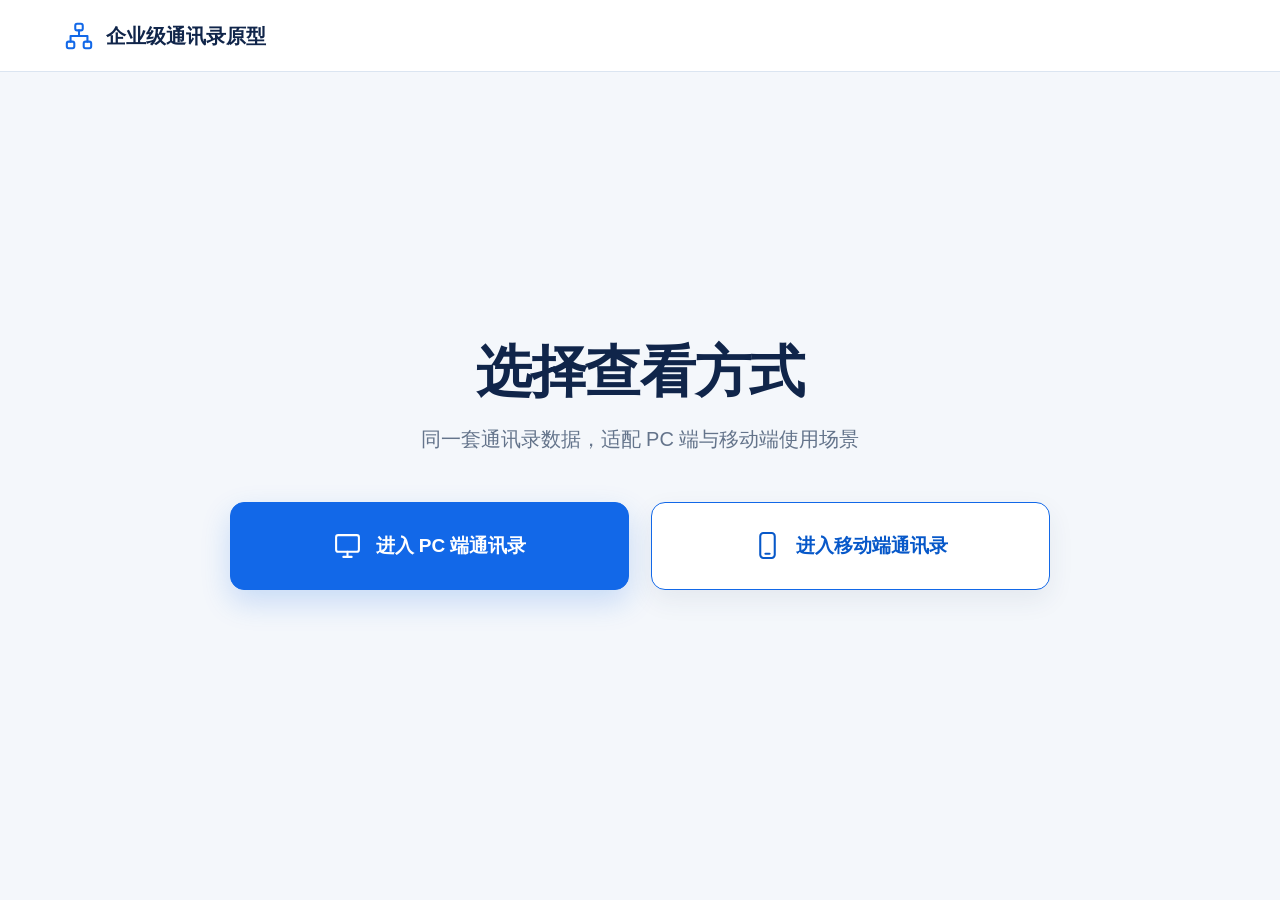
<file: index.html>
<!doctype html>
<html lang="zh-CN">
<head>
  <meta charset="UTF-8">
  <meta name="viewport" content="width=device-width, initial-scale=1.0">
  <meta name="description" content="企业级通讯录 PC 端与移动端原型统一入口">
  <meta name="theme-color" content="#ffffff">
  <title>企业级通讯录原型</title>
  <link rel="stylesheet" href="./css/prototype-entry.css">
</head>
<body>
  <header class="entry-header">
    <a class="entry-brand" href="./index.html" aria-label="企业级通讯录原型首页">
      <svg viewBox="0 0 32 32" aria-hidden="true">
        <rect x="12" y="3" width="8" height="7" rx="2"></rect>
        <rect x="3" y="22" width="8" height="7" rx="2"></rect>
        <rect x="21" y="22" width="8" height="7" rx="2"></rect>
        <path d="M16 10v6M7 22v-6h18v6"></path>
      </svg>
      <span>企业级通讯录原型</span>
    </a>
  </header>

  <main class="entry-main">
    <section class="entry-content" aria-labelledby="entryTitle">
      <h1 id="entryTitle">选择查看方式</h1>
      <p>同一套通讯录数据，适配 PC 端与移动端使用场景</p>
      <nav class="entry-actions" aria-label="选择通讯录原型版本">
        <a class="entry-button primary" href="./address-book-pc.html">
          <svg viewBox="0 0 28 28" aria-hidden="true"><rect x="3" y="4" width="22" height="16" rx="2"></rect><path d="M10 25h8M14 20v5"></path></svg>
          <span>进入 PC 端通讯录</span>
        </a>
        <a class="entry-button secondary" href="./mobile-portal.html">
          <svg viewBox="0 0 28 28" aria-hidden="true"><rect x="7" y="2" width="14" height="24" rx="3"></rect><path d="M12 22h4"></path></svg>
          <span>进入移动端通讯录</span>
        </a>
      </nav>
    </section>
  </main>
</body>
</html>
</file>
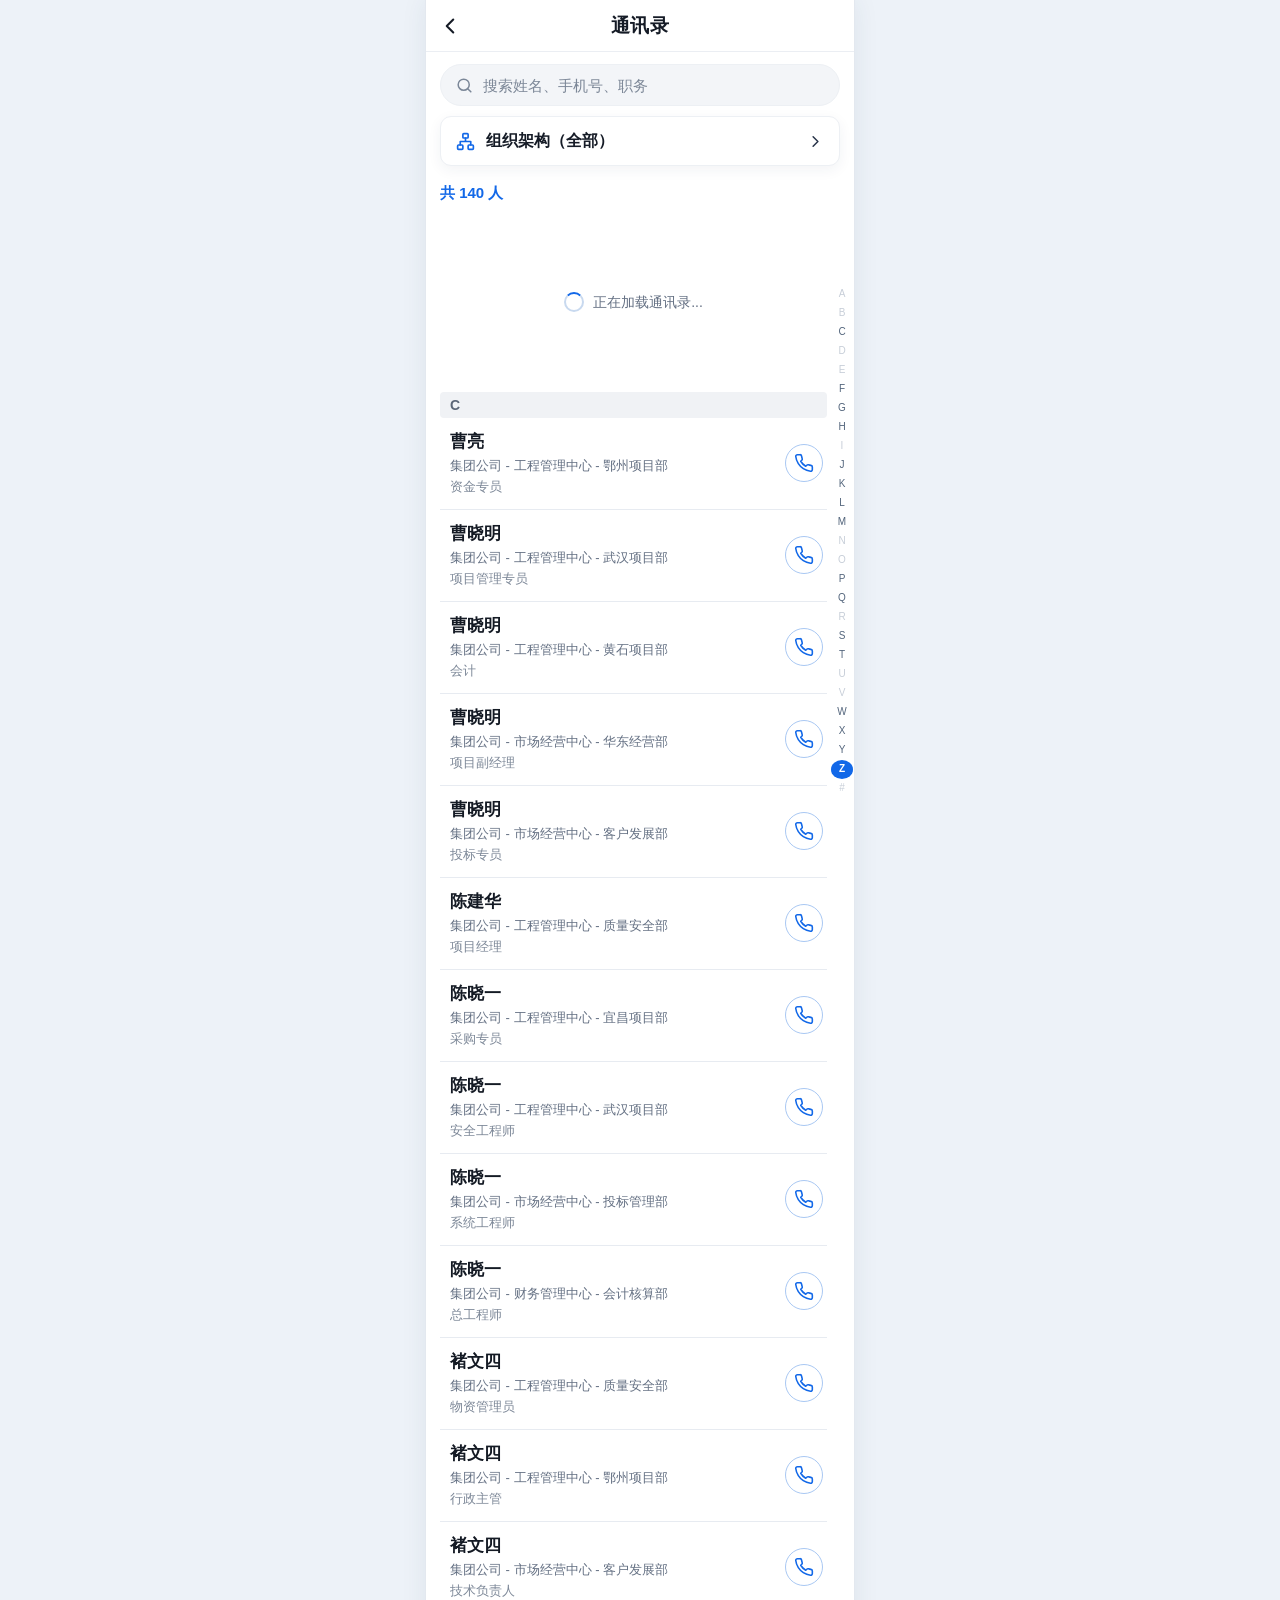
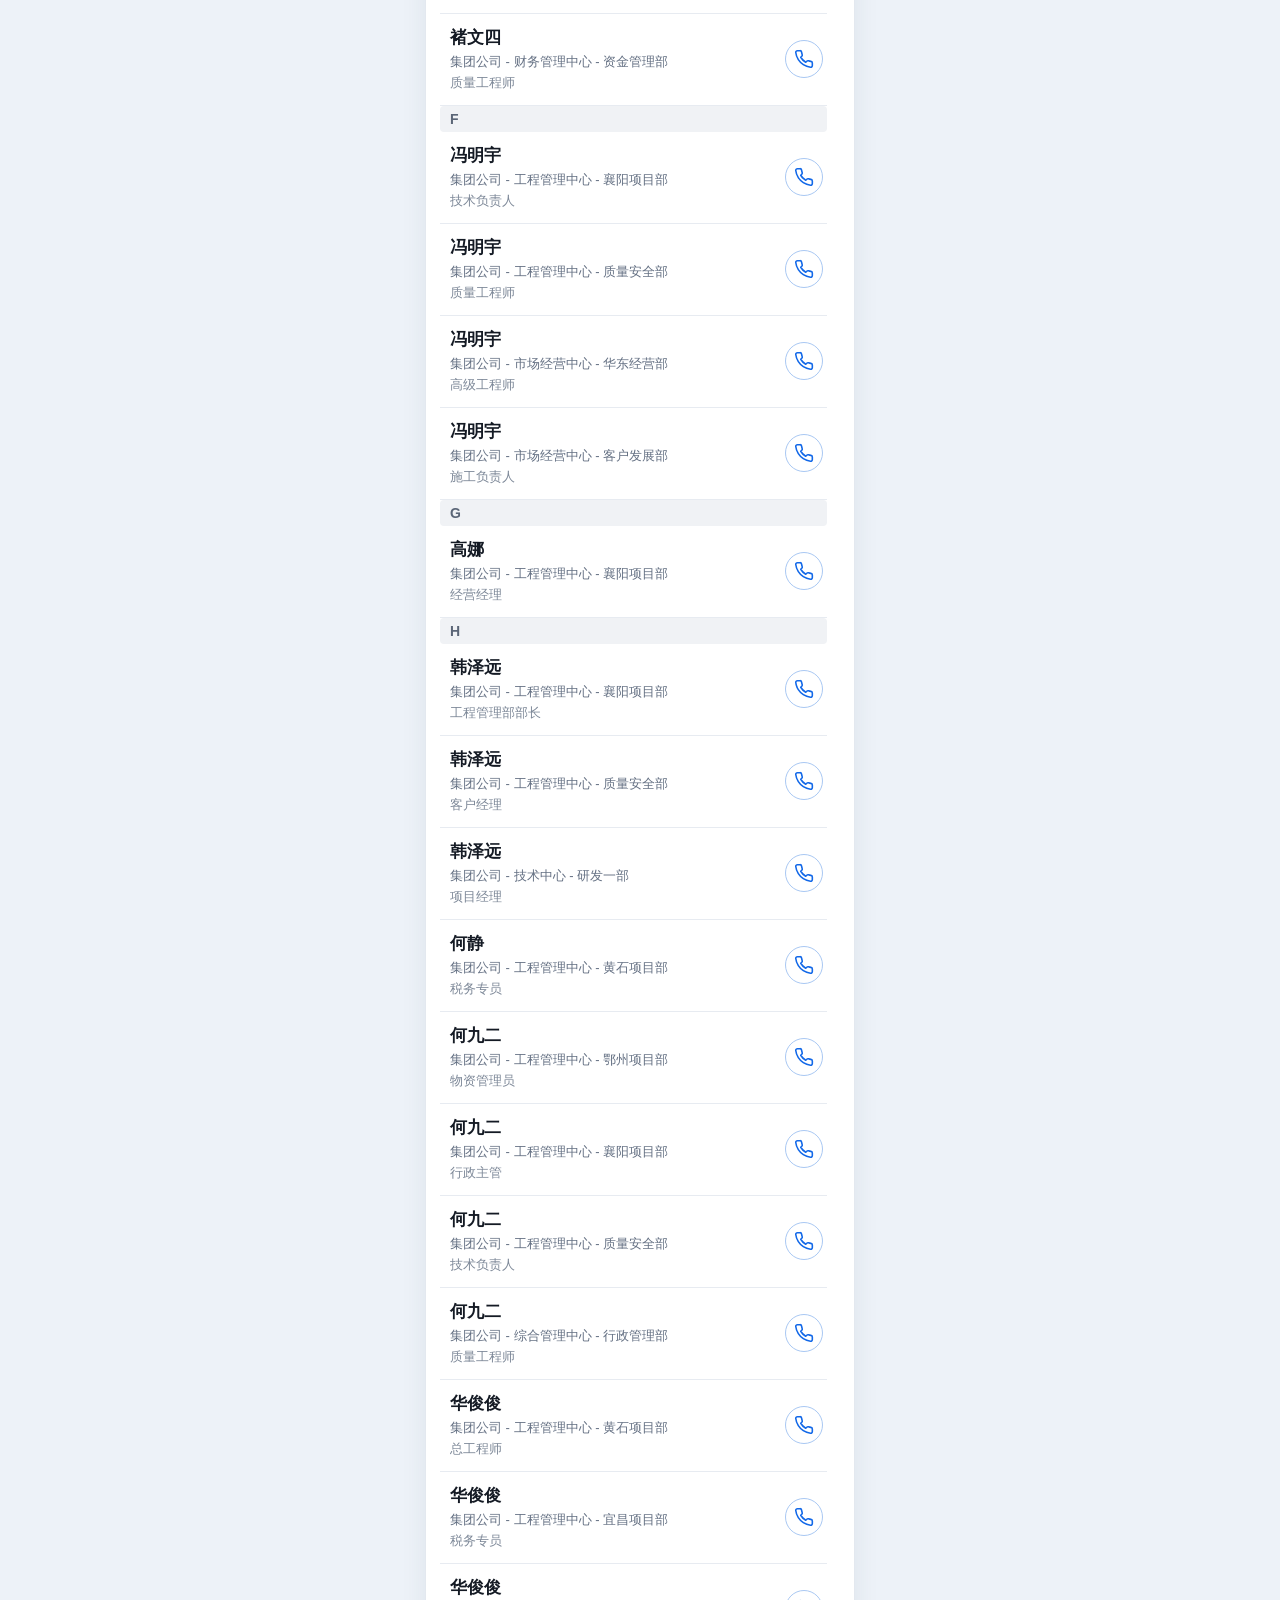
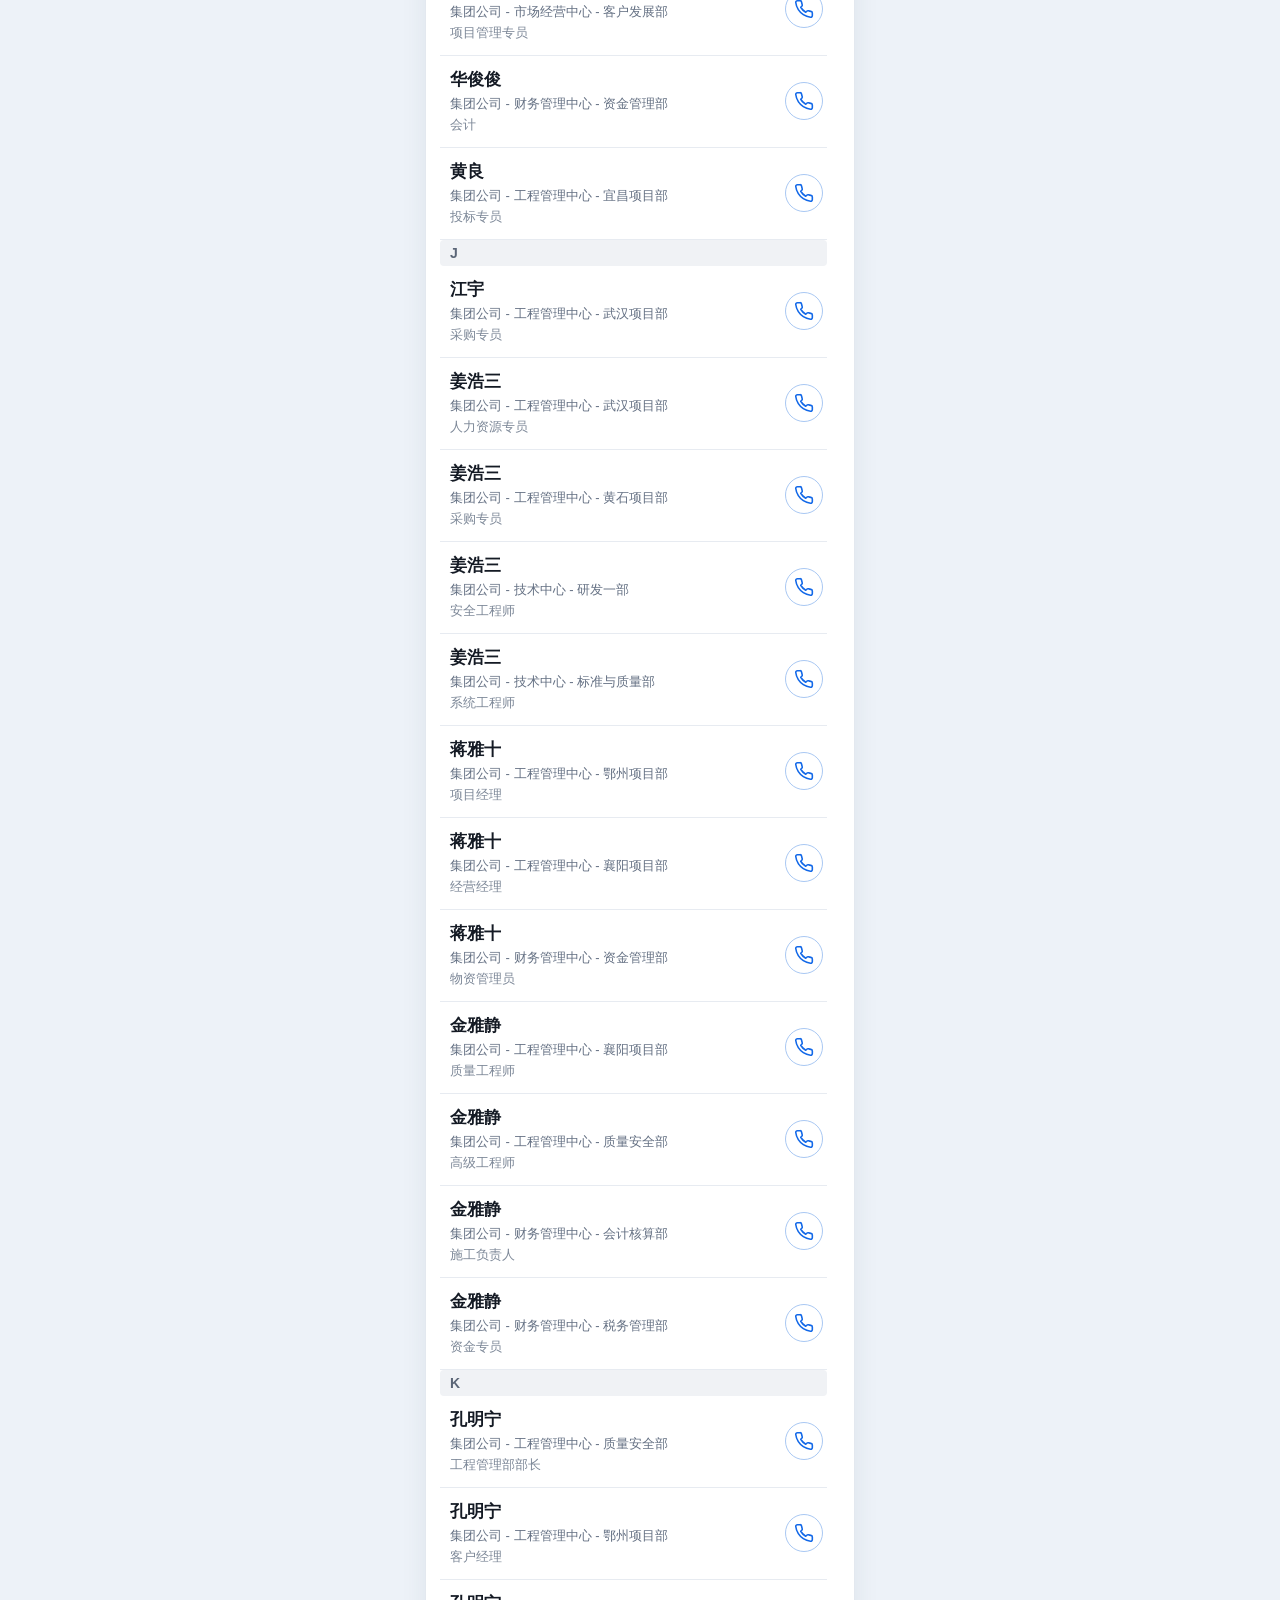
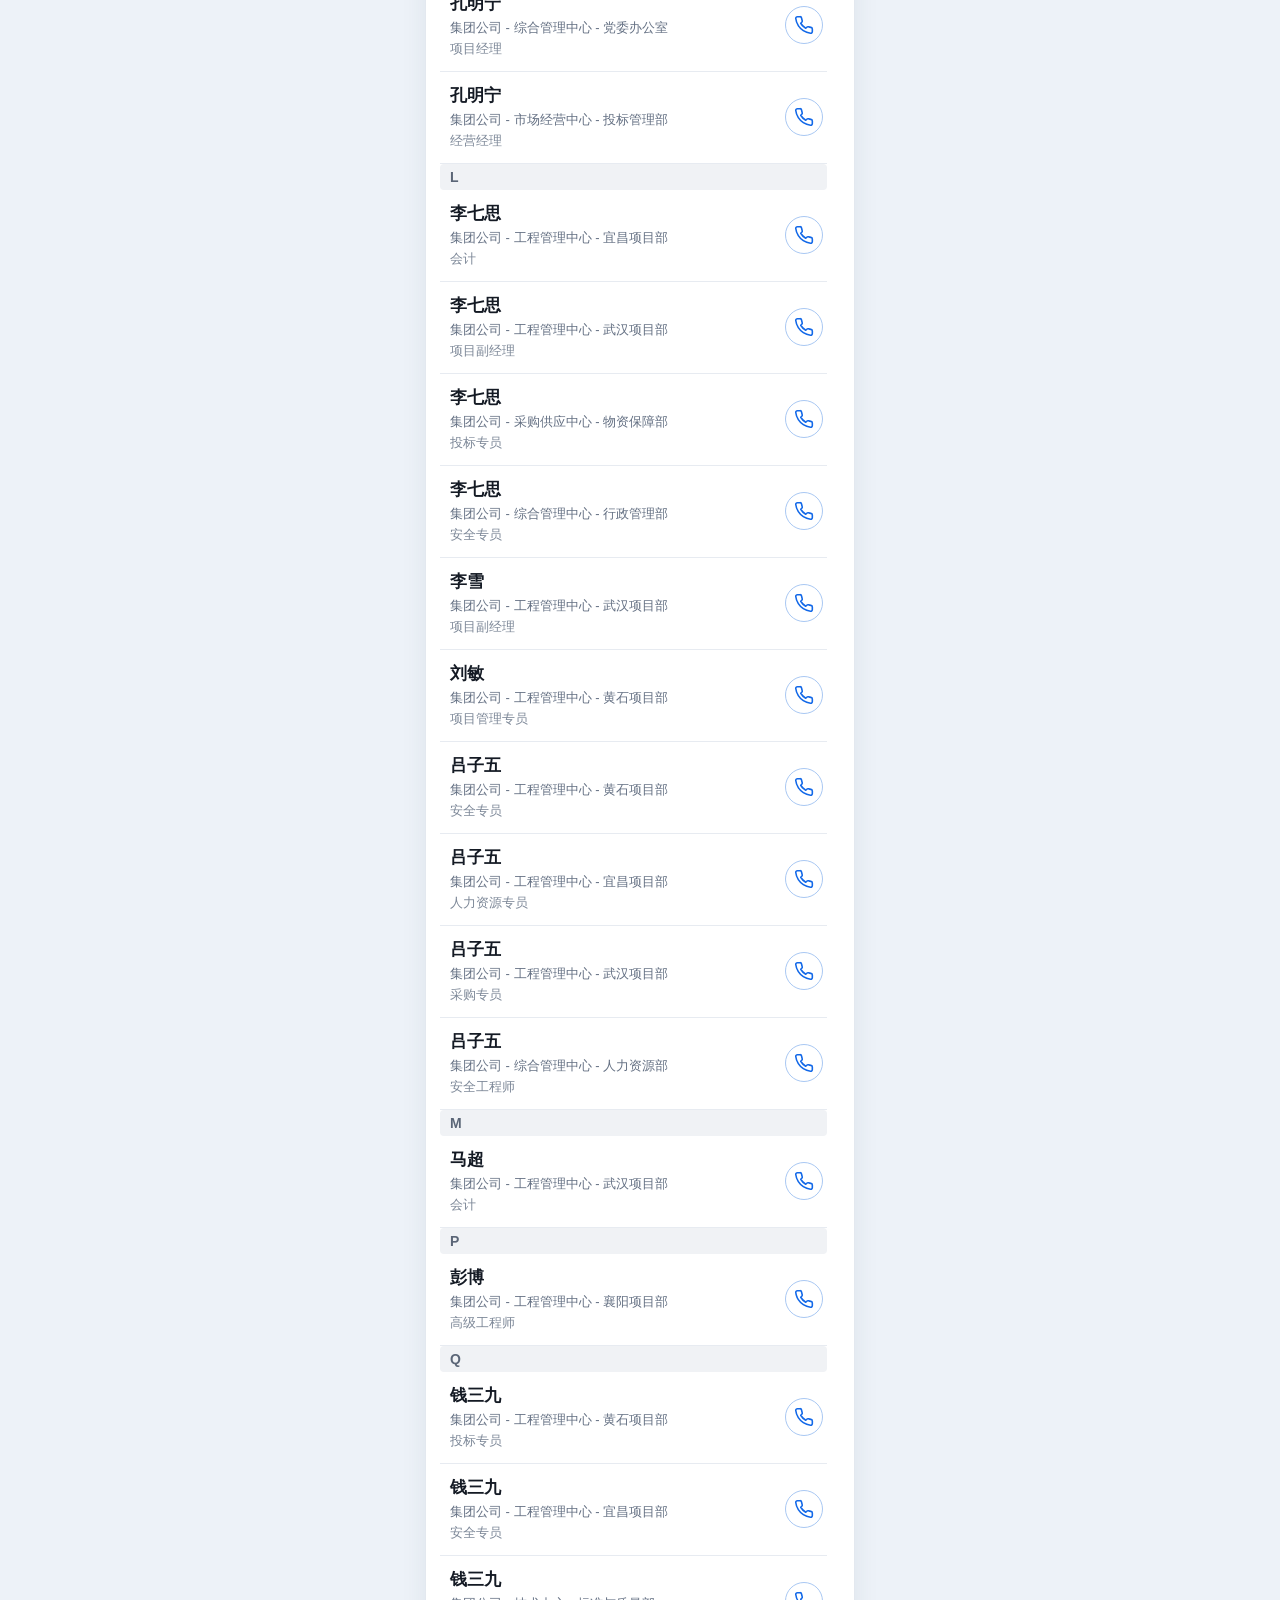
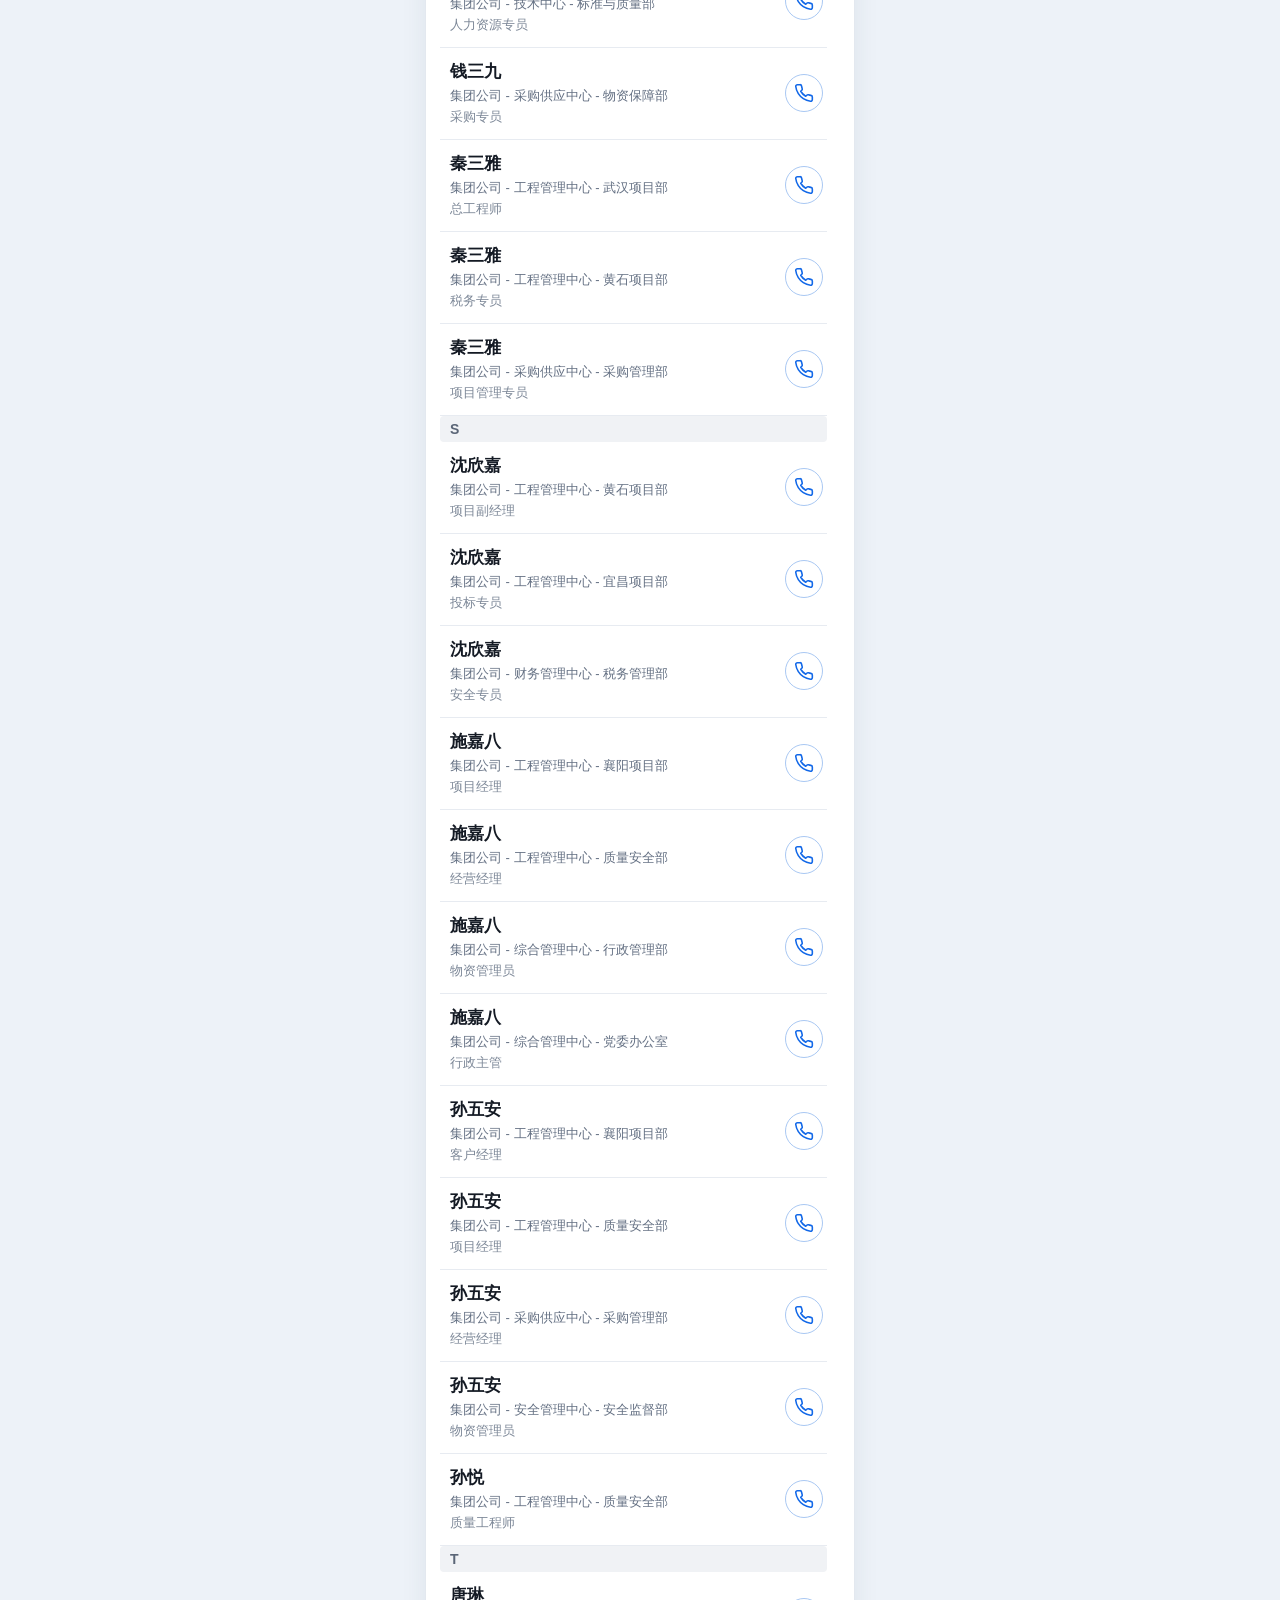
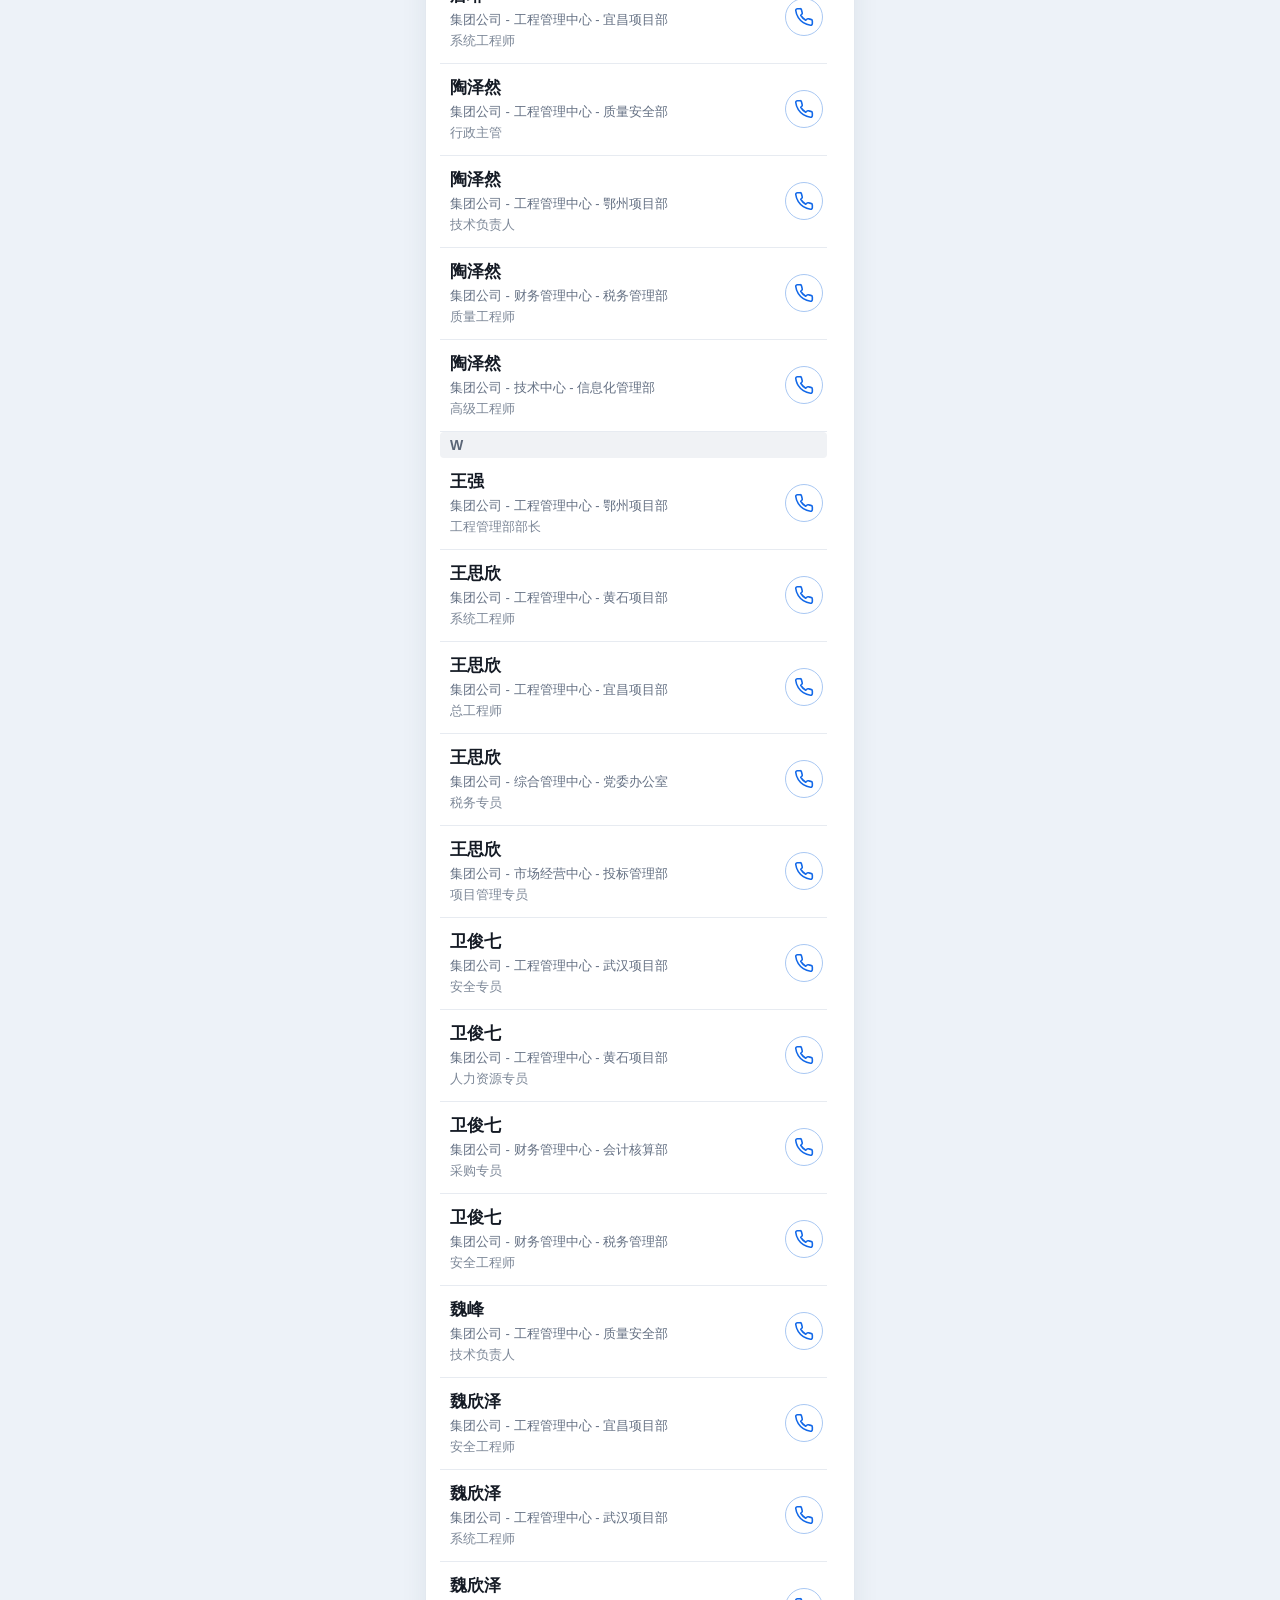
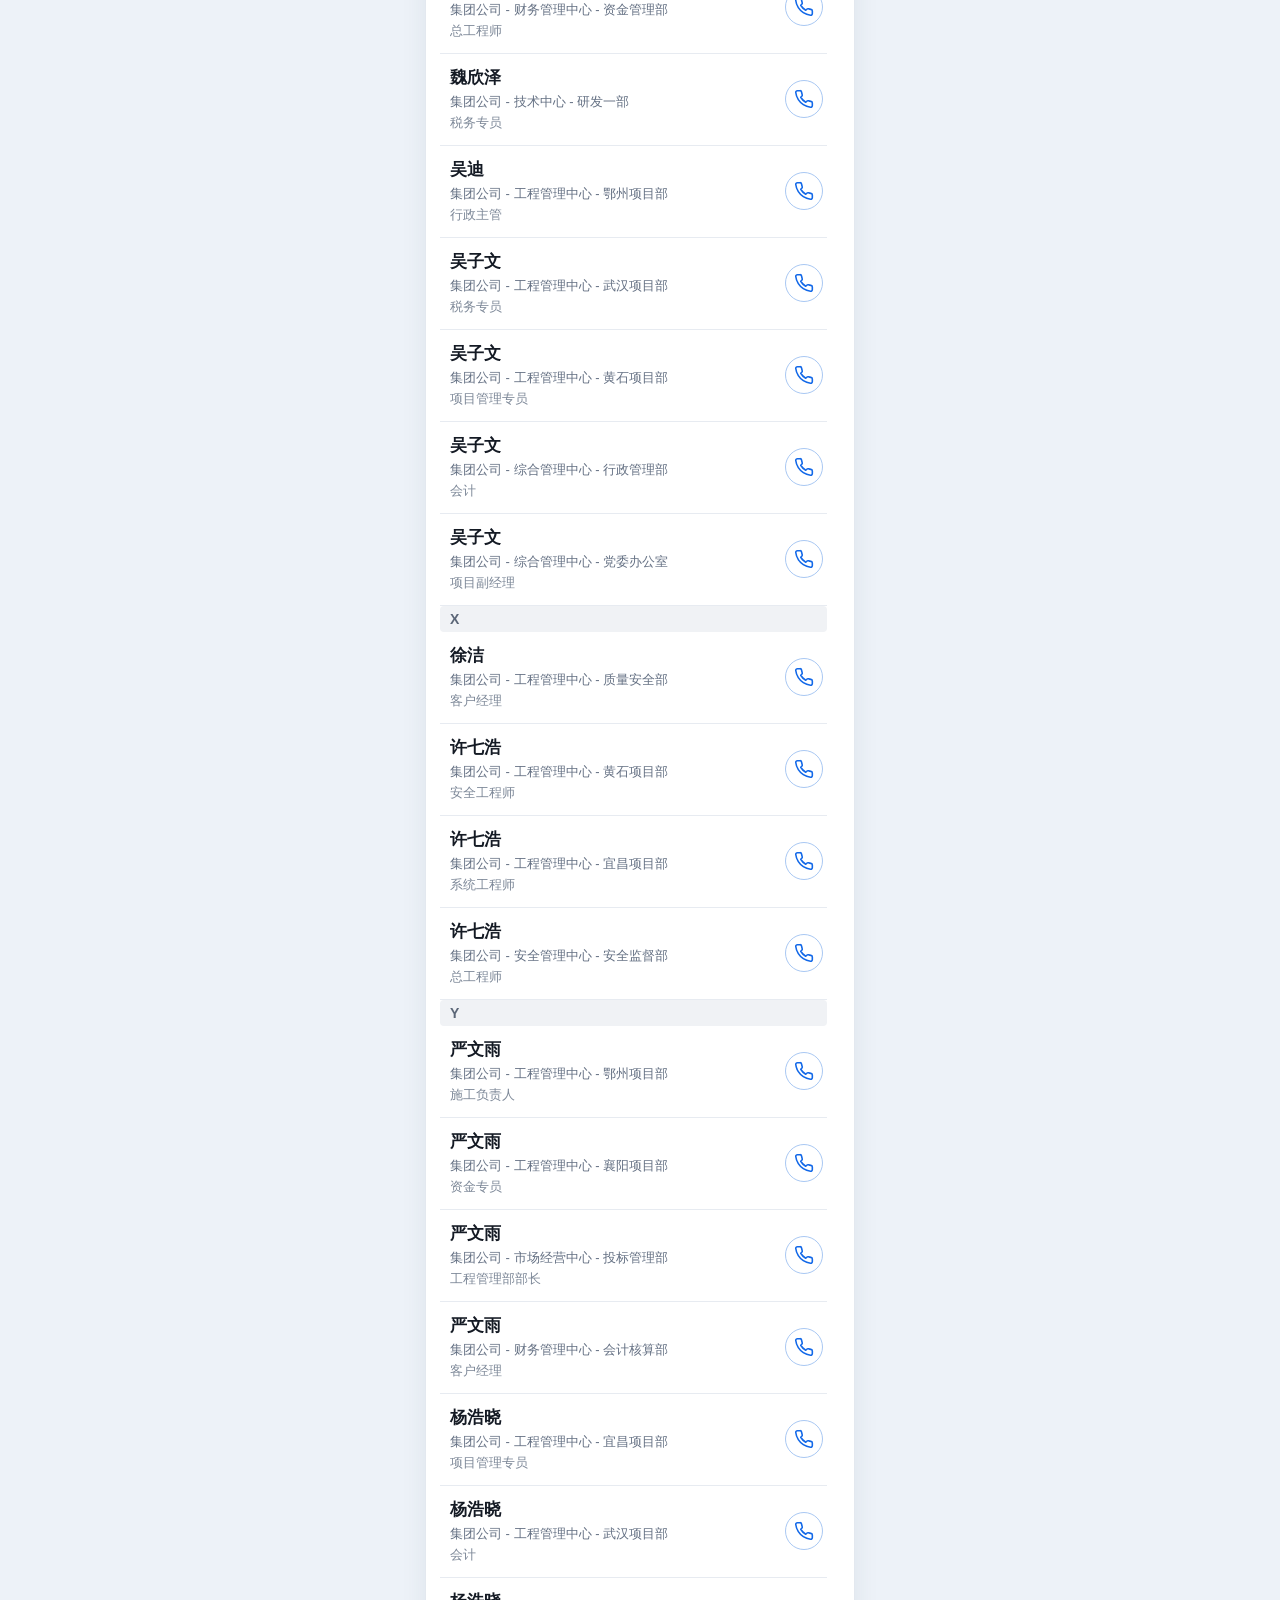
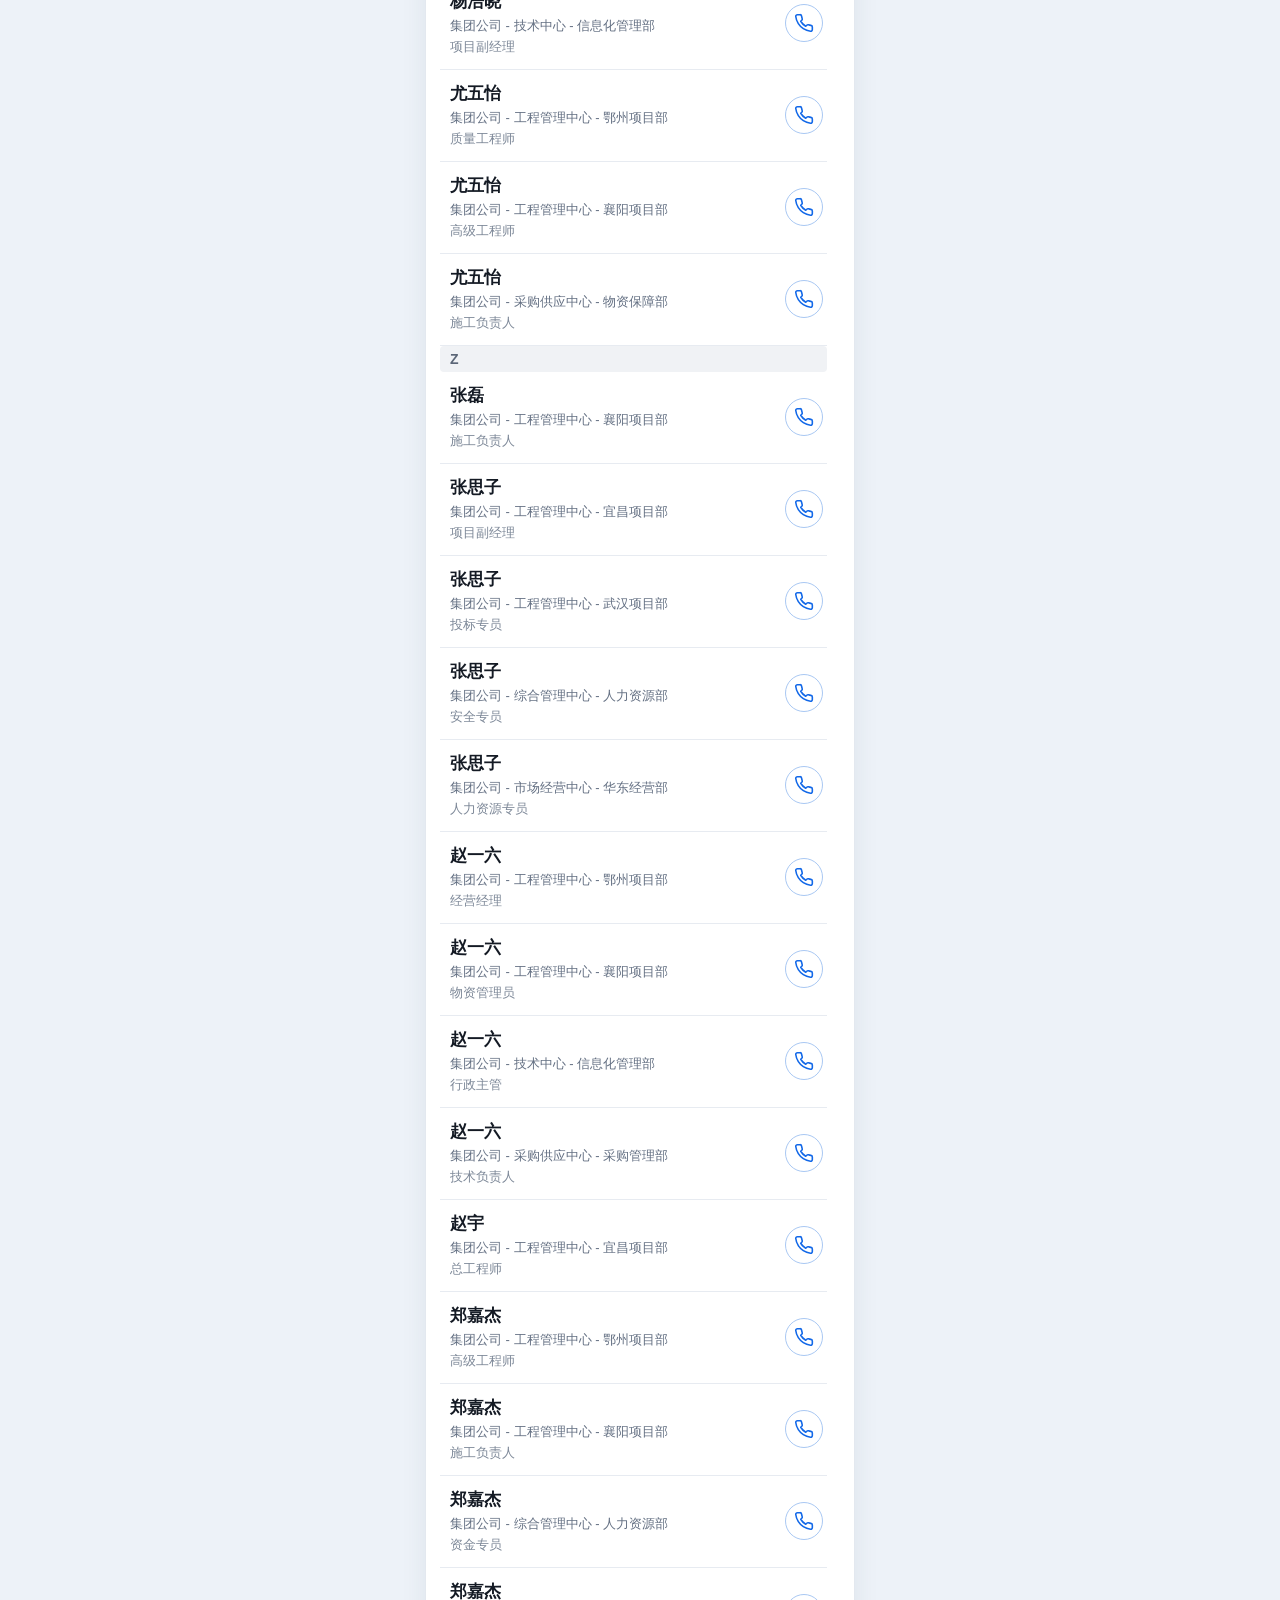
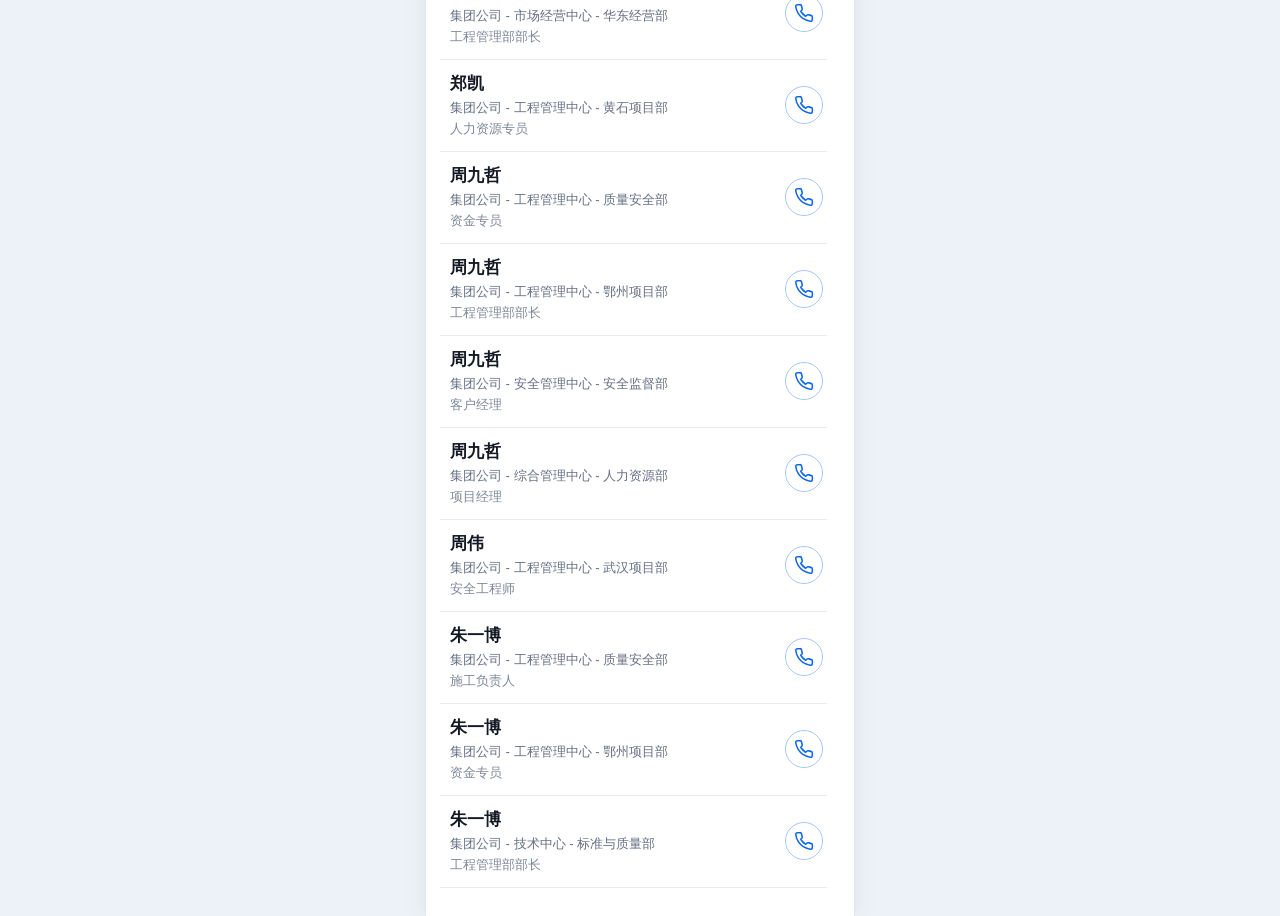
<file: address-book-mobile.html>
<!doctype html>
<html lang="zh-CN">
<head>
  <meta charset="UTF-8">
  <meta name="viewport" content="width=device-width, initial-scale=1, viewport-fit=cover">
  <meta name="description" content="企业通讯录移动端页面">
  <meta name="theme-color" content="#ffffff">
  <title>通讯录</title>
  <link rel="stylesheet" href="./css/address-book-mobile.css">
</head>
<body>
  <svg class="mobile-svg-sprite" aria-hidden="true">
    <symbol id="m-arrow-left" viewBox="0 0 24 24"><path d="m15 18-6-6 6-6"/></symbol>
    <symbol id="m-search" viewBox="0 0 24 24"><circle cx="11" cy="11" r="7"/><path d="m20 20-4-4"/></symbol>
    <symbol id="m-org" viewBox="0 0 24 24"><rect x="9" y="3" width="6" height="5" rx="1"/><rect x="3" y="16" width="6" height="5" rx="1"/><rect x="15" y="16" width="6" height="5" rx="1"/><path d="M12 8v4M6 16v-4h12v4"/></symbol>
    <symbol id="m-chevron-right" viewBox="0 0 24 24"><path d="m9 6 6 6-6 6"/></symbol>
    <symbol id="m-chevron-down" viewBox="0 0 24 24"><path d="m6 9 6 6 6-6"/></symbol>
    <symbol id="m-building" viewBox="0 0 24 24"><path d="M4 21h16M6 21V5l6-2v18M18 21V8l-6-2M8.5 8h1M8.5 11h1M8.5 14h1M14.5 10h1M14.5 13h1M14.5 16h1"/></symbol>
    <symbol id="m-folder" viewBox="0 0 24 24"><path d="M3 6h7l2 2h9v11H3z"/></symbol>
    <symbol id="m-check" viewBox="0 0 24 24"><path d="m5 12 4 4L19 6"/></symbol>
    <symbol id="m-phone" viewBox="0 0 24 24"><path d="M22 16.9v3a2 2 0 0 1-2.18 2 19.78 19.78 0 0 1-8.63-3.07 19.5 19.5 0 0 1-6-6A19.78 19.78 0 0 1 2.12 4.18 2 2 0 0 1 4.11 2h3a2 2 0 0 1 2 1.72c.13.96.36 1.9.69 2.8a2 2 0 0 1-.45 2.11L8.08 9.9a16 16 0 0 0 6 6l1.27-1.27a2 2 0 0 1 2.11-.45c.9.33 1.84.56 2.8.69A2 2 0 0 1 22 16.9Z"/></symbol>
    <symbol id="m-close" viewBox="0 0 24 24"><path d="m6 6 12 12M18 6 6 18"/></symbol>
  </svg>

  <main class="mobile-app" id="mobileApp">
    <header class="mobile-header">
      <button id="mobileBackButton" class="mobile-header-button" type="button" aria-label="返回">
        <svg><use href="#m-arrow-left"/></svg>
      </button>
      <h1>通讯录</h1>
      <span class="mobile-header-spacer" aria-hidden="true"></span>
    </header>

    <section class="mobile-controls" aria-label="通讯录筛选">
      <label class="mobile-search">
        <svg><use href="#m-search"/></svg>
        <input id="mobileSearchInput" type="search" placeholder="搜索姓名、手机号、职务" autocomplete="off">
        <span class="sr-only">搜索姓名、手机号、职务</span>
      </label>

      <button id="mobileOrgTrigger" class="mobile-org-trigger" type="button" aria-haspopup="dialog" aria-expanded="false">
        <span class="mobile-org-label"><svg><use href="#m-org"/></svg><strong id="mobileOrgText">组织架构（全部）</strong></span>
        <svg class="mobile-org-arrow"><use href="#m-chevron-right"/></svg>
      </button>
    </section>

    <section class="mobile-results" aria-live="polite">
      <p id="mobileResultCount" class="mobile-result-count">共 0 人</p>
      <div id="mobileLoading" class="mobile-loading"><span></span>正在加载通讯录...</div>
      <div id="mobileContactList" class="mobile-contact-list"></div>
      <div id="mobileEmpty" class="mobile-empty" hidden>
        <svg><use href="#m-search"/></svg>
        <p>暂无符合条件的人员</p>
      </div>
    </section>

    <nav id="mobileAlphabetIndex" class="mobile-alphabet-index" aria-label="姓名首字母快速索引"></nav>
  </main>

  <div id="mobileOrgOverlay" class="mobile-sheet-overlay" hidden>
    <section class="mobile-org-sheet" role="dialog" aria-modal="true" aria-labelledby="mobileSheetTitle">
      <div class="mobile-sheet-handle" aria-hidden="true"></div>
      <header class="mobile-sheet-header">
        <h2 id="mobileSheetTitle">选择组织架构</h2>
        <button id="mobileSheetClose" type="button" aria-label="关闭组织架构选择"><svg><use href="#m-close"/></svg></button>
      </header>
      <div id="mobileOrgTree" class="mobile-org-tree" role="tree" aria-label="组织架构树"></div>
      <footer class="mobile-sheet-footer">
        <button id="mobileOrgReset" class="mobile-sheet-button secondary" type="button">重置</button>
        <button id="mobileOrgConfirm" class="mobile-sheet-button primary" type="button">确定</button>
      </footer>
    </section>
  </div>

  <script src="./js/app.js"></script>
  <script src="./js/address-book-mobile.js"></script>
</body>
</html>
</file>
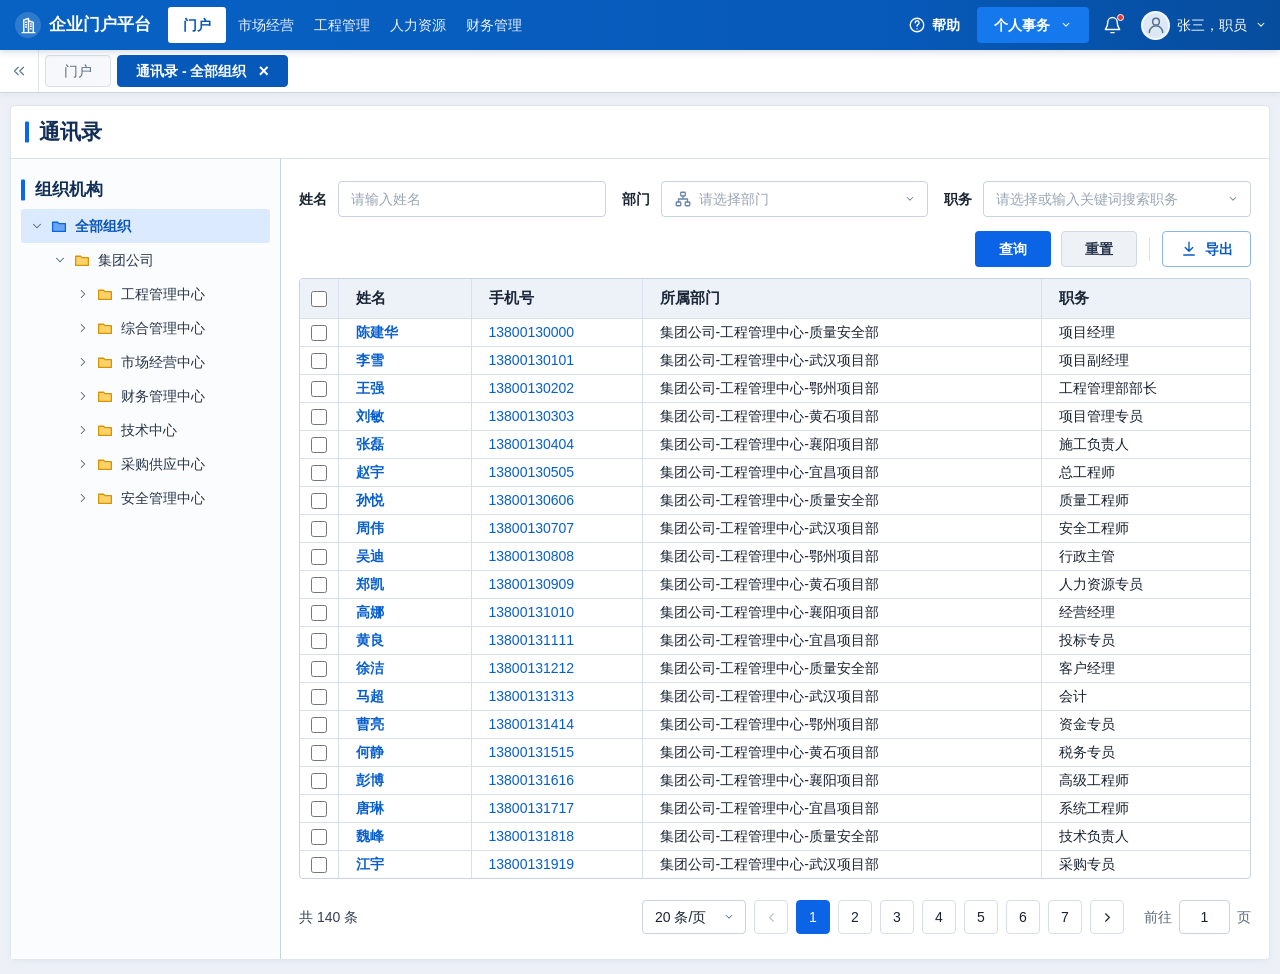
<file: address-book-pc.html>
<!doctype html>
<html lang="zh-CN">
<head>
  <meta charset="UTF-8">
  <meta name="viewport" content="width=device-width, initial-scale=1.0">
  <meta name="description" content="企业门户个人事务与企业通讯录 PC 端静态交互原型">
  <title>PC 端通讯录 - 企业门户平台</title>
  <link rel="stylesheet" href="./css/styles.css">
</head>
<body>
  <svg class="svg-sprite" aria-hidden="true">
    <symbol id="i-building" viewBox="0 0 24 24"><path d="M4 21h16M6 21V5l6-2v18M18 21V8l-6-2M8.5 8h1M8.5 11h1M8.5 14h1M14.5 10h1M14.5 13h1M14.5 16h1"/></symbol>
    <symbol id="i-chevron-down" viewBox="0 0 24 24"><path d="m7 9 5 5 5-5"/></symbol>
    <symbol id="i-chevron-right" viewBox="0 0 24 24"><path d="m9 6 6 6-6 6"/></symbol>
    <symbol id="i-chevrons-left" viewBox="0 0 24 24"><path d="m11 17-5-5 5-5M18 17l-5-5 5-5"/></symbol>
    <symbol id="i-mail" viewBox="0 0 24 24"><rect x="3" y="5" width="18" height="14" rx="2"/><path d="m4 7 8 6 8-6"/></symbol>
    <symbol id="i-users" viewBox="0 0 24 24"><path d="M16 21v-2a4 4 0 0 0-4-4H6a4 4 0 0 0-4 4v2M9 11a4 4 0 1 0 0-8 4 4 0 0 0 0 8ZM22 21v-2a4 4 0 0 0-3-3.87M16 3.13a4 4 0 0 1 0 7.75"/></symbol>
    <symbol id="i-calendar-check" viewBox="0 0 24 24"><rect x="3" y="5" width="18" height="16" rx="2"/><path d="M16 3v4M8 3v4M3 10h18m-13 5 2 2 5-5"/></symbol>
    <symbol id="i-document" viewBox="0 0 24 24"><path d="M14 2H6a2 2 0 0 0-2 2v16a2 2 0 0 0 2 2h12a2 2 0 0 0 2-2V8Z"/><path d="M14 2v6h6M8 13h8M8 17h6"/></symbol>
    <symbol id="i-help" viewBox="0 0 24 24"><circle cx="12" cy="12" r="9"/><path d="M9.6 9a2.6 2.6 0 1 1 4.65 1.6c-.95.8-2.25 1.25-2.25 2.9M12 17h.01"/></symbol>
    <symbol id="i-bell" viewBox="0 0 24 24"><path d="M18 8a6 6 0 0 0-12 0c0 7-3 7-3 9h18c0-2-3-2-3-9M10 21h4"/></symbol>
    <symbol id="i-folder" viewBox="0 0 24 24"><path d="M3 6h7l2 2h9v11H3z"/></symbol>
    <symbol id="i-org" viewBox="0 0 24 24"><rect x="9" y="3" width="6" height="5" rx="1"/><rect x="3" y="16" width="6" height="5" rx="1"/><rect x="15" y="16" width="6" height="5" rx="1"/><path d="M12 8v4M6 16v-4h12v4"/></symbol>
    <symbol id="i-search" viewBox="0 0 24 24"><circle cx="11" cy="11" r="7"/><path d="m20 20-4-4"/></symbol>
    <symbol id="i-download" viewBox="0 0 24 24"><path d="M12 3v12m0 0 5-5m-5 5-5-5M5 20h14"/></symbol>
    <symbol id="i-close" viewBox="0 0 24 24"><path d="m6 6 12 12M18 6 6 18"/></symbol>
    <symbol id="i-info" viewBox="0 0 24 24"><circle cx="12" cy="12" r="10"/><path d="M12 10v7M12 7h.01"/></symbol>
    <symbol id="i-user" viewBox="0 0 24 24"><circle cx="12" cy="8" r="4"/><path d="M4 21a8 8 0 0 1 16 0"/></symbol>
  </svg>

  <header class="portal-header">
    <div class="brand" aria-label="企业门户平台">
      <span class="brand-mark"><svg><use href="#i-building"/></svg></span>
      <span>企业门户平台</span>
    </div>
    <nav class="main-nav" aria-label="门户主导航">
      <a class="active" href="#portal">门户</a>
      <a href="#marketing">市场经营</a>
      <a href="#engineering">工程管理</a>
      <a href="#human-resources">人力资源</a>
      <a href="#finance">财务管理</a>
    </nav>
    <div class="header-actions">
      <button class="header-link" type="button"><svg><use href="#i-help"/></svg>帮助</button>
      <div class="personal-affairs">
        <button id="affairsTrigger" class="affairs-trigger" type="button" aria-haspopup="menu" aria-expanded="false">
          个人事务 <svg><use href="#i-chevron-down"/></svg>
        </button>
        <div id="affairsDrawer" class="affairs-drawer" role="menu" aria-label="个人事务" hidden>
          <button type="button" role="menuitem" data-route="mail"><svg><use href="#i-mail"/></svg><span>邮箱</span><svg class="item-arrow"><use href="#i-chevron-right"/></svg></button>
          <button class="current" type="button" role="menuitem" data-route="contacts"><svg><use href="#i-users"/></svg><span>通讯录</span><svg class="item-arrow"><use href="#i-chevron-right"/></svg></button>
          <button type="button" role="menuitem" data-route="todo"><svg><use href="#i-calendar-check"/></svg><span>待办</span><svg class="item-arrow"><use href="#i-chevron-right"/></svg></button>
          <button type="button" role="menuitem" data-route="toread"><svg><use href="#i-document"/></svg><span>待阅</span><svg class="item-arrow"><use href="#i-chevron-right"/></svg></button>
        </div>
      </div>
      <button class="icon-button notification-button" type="button" aria-label="通知"><svg><use href="#i-bell"/></svg><span class="notification-dot"></span></button>
      <button class="account-button" type="button"><span class="avatar"><svg><use href="#i-user"/></svg></span><span>张三，职员</span><svg><use href="#i-chevron-down"/></svg></button>
    </div>
  </header>

  <div class="tab-strip" aria-label="当前打开页面">
    <button class="collapse-button" type="button" aria-label="收起侧栏"><svg><use href="#i-chevrons-left"/></svg></button>
    <span class="tab muted">门户</span>
    <span class="tab active">通讯录 - 全部组织 <button type="button" aria-label="关闭通讯录标签">×</button></span>
    <span class="tab-strip-fill"></span>
  </div>

  <main class="page-shell">
    <section class="content-panel" aria-labelledby="pageTitle">
      <div class="page-title-row"><h1 id="pageTitle">通讯录</h1></div>

      <div class="contacts-layout">
        <aside class="organization-panel" aria-labelledby="organizationTitle">
          <h2 id="organizationTitle">组织机构</h2>
          <div id="organizationTree" class="organization-tree" role="tree" aria-label="组织机构树"></div>
        </aside>

        <section class="contacts-main" aria-label="通讯录查询与人员列表">
          <form id="searchForm" class="search-form" autocomplete="off">
            <label class="field name-field"><span>姓名</span><input id="nameInput" type="search" placeholder="请输入姓名"></label>
            <div class="field department-field">
              <span>部门</span>
              <div class="select-wrap">
                <button id="departmentTrigger" class="select-control" type="button" aria-haspopup="tree" aria-expanded="false">
                  <span class="select-leading"><svg><use href="#i-org"/></svg><span id="departmentText" class="placeholder">请选择部门</span></span>
                  <svg><use href="#i-chevron-down"/></svg>
                </button>
                <div id="departmentPopover" class="select-popover department-popover" hidden>
                  <div id="departmentPickerTree" class="picker-tree" role="tree" aria-label="选择部门"></div>
                </div>
              </div>
            </div>
            <div class="field position-field">
              <span>职务</span>
              <div class="select-wrap">
                <input id="positionInput" class="searchable-select" type="search" placeholder="请选择或输入关键词搜索职务" aria-haspopup="listbox" aria-expanded="false">
                <svg class="select-chevron"><use href="#i-chevron-down"/></svg>
                <div id="positionPopover" class="select-popover position-popover" role="listbox" hidden></div>
              </div>
            </div>
            <div class="search-actions">
              <button class="btn btn-primary" type="submit">查询</button>
              <button id="resetButton" class="btn btn-secondary" type="button">重置</button>
              <span class="action-divider" aria-hidden="true"></span>
              <span id="selectedCount" class="selected-count" aria-live="polite" hidden></span>
              <button id="exportButton" class="btn btn-outline" type="button"><svg><use href="#i-download"/></svg><span id="exportButtonLabel">导出</span></button>
            </div>
          </form>

          <div id="listHeading" class="list-heading" hidden><h2>在岗人员 <span id="resultCountHeading"></span></h2></div>

          <div class="table-wrap">
            <table class="contacts-table">
              <colgroup><col class="col-select"><col class="col-name"><col class="col-mobile"><col class="col-department"><col class="col-position"></colgroup>
              <thead><tr><th class="selection-cell" scope="col"><input id="selectPageCheckbox" class="selection-checkbox" type="checkbox" aria-label="选择当前页全部人员"></th><th scope="col">姓名</th><th scope="col">手机号</th><th scope="col">所属部门</th><th scope="col">职务</th></tr></thead>
              <tbody id="contactsBody"></tbody>
            </table>
            <div id="tableLoading" class="table-state" hidden><span class="loading-spinner"></span>正在加载在岗人员...</div>
            <div id="emptyState" class="table-state empty-state" hidden>未找到符合当前条件的在岗人员</div>
          </div>

          <div class="pagination-bar" aria-label="通讯录分页">
            <div id="totalCount" class="total-count">共 0 条</div>
            <div class="pagination-controls">
              <label class="page-size-control"><select id="pageSizeSelect" aria-label="每页条数"><option value="20">20 条/页</option><option value="50">50 条/页</option><option value="100">100 条/页</option></select><svg><use href="#i-chevron-down"/></svg></label>
              <button id="prevPage" class="page-button arrow" type="button" aria-label="上一页"><svg><use href="#i-chevron-right"/></svg></button>
              <div id="pageNumbers" class="page-numbers"></div>
              <button id="nextPage" class="page-button arrow" type="button" aria-label="下一页"><svg><use href="#i-chevron-right"/></svg></button>
              <label class="page-jump">前往 <input id="pageJumpInput" type="number" min="1" value="1" aria-label="跳转页码"> 页</label>
            </div>
          </div>
        </section>
      </div>
    </section>
  </main>

  <div id="exportModal" class="modal-backdrop" hidden>
    <section class="dialog" role="dialog" aria-modal="true" aria-labelledby="exportDialogTitle" aria-describedby="exportDialogDescription">
      <header class="dialog-header"><h2 id="exportDialogTitle">导出通讯录</h2><button id="closeExportModal" class="dialog-close" type="button" aria-label="关闭"><svg><use href="#i-close"/></svg></button></header>
      <div class="dialog-body">
        <span class="dialog-info"><svg><use href="#i-info"/></svg></span>
        <div><p id="exportDialogDescription" class="dialog-question"></p><p>导出范围不受当前分页限制。</p><p>导出字段为：姓名、所属部门、职务、手机号。</p></div>
      </div>
      <footer class="dialog-footer"><button id="cancelExport" class="btn btn-secondary" type="button">取消</button><button id="confirmExport" class="btn btn-primary" type="button">确认导出</button></footer>
    </section>
  </div>

  <div id="toast" class="toast" role="status" aria-live="polite" hidden></div>
  <script src="./js/app.js"></script>
</body>
</html>
</file>
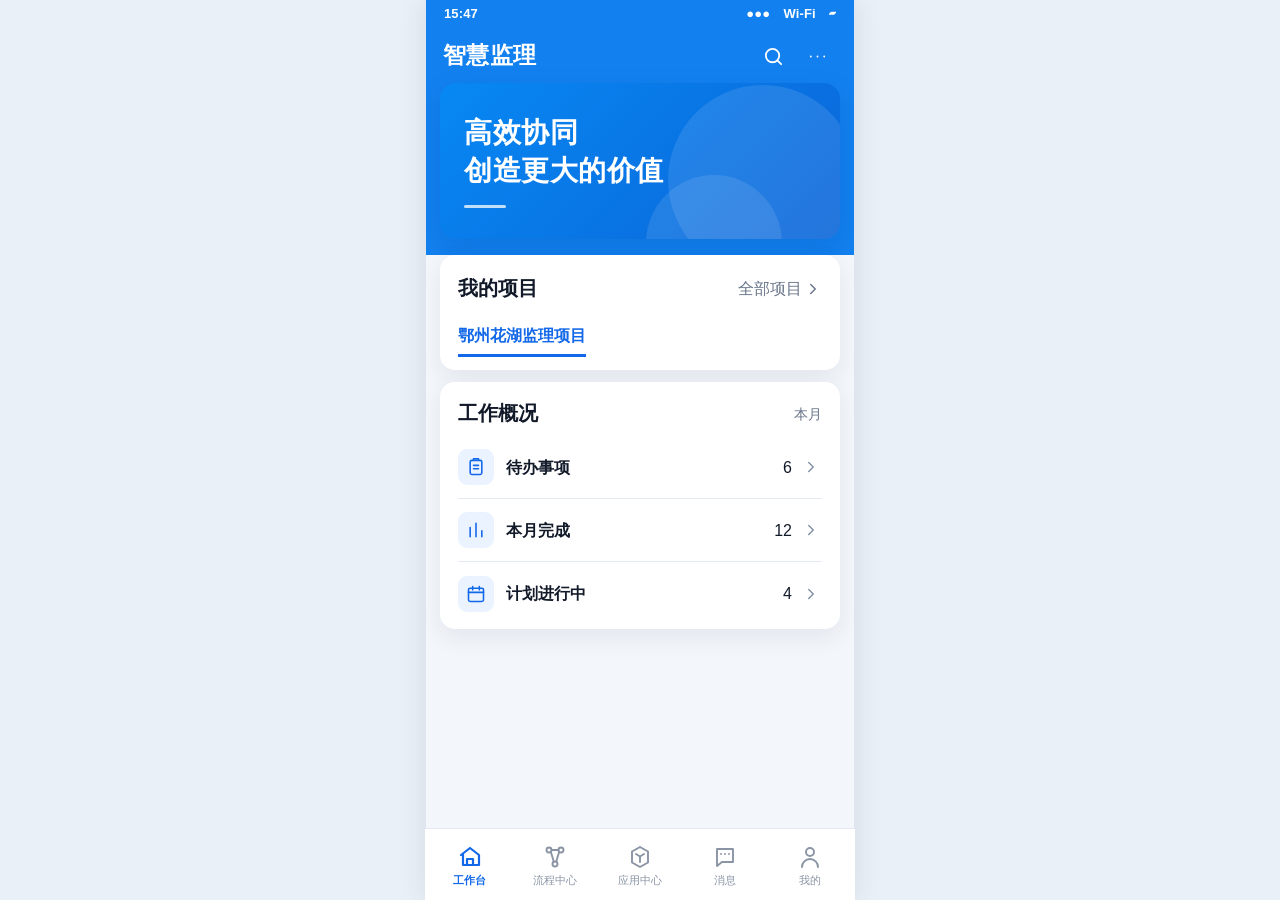
<file: mobile-portal.html>
<!doctype html>
<html lang="zh-CN">
<head>
  <meta charset="UTF-8">
  <meta name="viewport" content="width=device-width, initial-scale=1, viewport-fit=cover">
  <meta name="description" content="智慧监理移动工作台与通讯录应用入口">
  <meta name="theme-color" content="#1268e8">
  <title>智慧监理 - 移动工作台</title>
  <link rel="stylesheet" href="./css/mobile-portal.css">
</head>
<body>
  <svg class="portal-svg-sprite" aria-hidden="true">
    <symbol id="p-home" viewBox="0 0 24 24"><path d="m3 10 9-7 9 7v10H5V9"/><path d="M9 20v-6h6v6"/></symbol>
    <symbol id="p-workflow" viewBox="0 0 24 24"><circle cx="6" cy="5" r="2.5"/><circle cx="18" cy="5" r="2.5"/><circle cx="12" cy="19" r="2.5"/><path d="M7.8 6.8 10.6 16M16.2 6.8 13.4 16M8.5 5h7"/></symbol>
    <symbol id="p-apps" viewBox="0 0 24 24"><path d="m12 2 8 4.5v11L12 22l-8-4.5v-11Z"/><path d="m8 9 4 2.5L16 9M12 11.5V17"/></symbol>
    <symbol id="p-message" viewBox="0 0 24 24"><path d="M4 4h16v13H9l-5 4Z"/><path d="M8 9h.01M12 9h.01M16 9h.01"/></symbol>
    <symbol id="p-user" viewBox="0 0 24 24"><circle cx="12" cy="7" r="4"/><path d="M4 22a8 8 0 0 1 16 0"/></symbol>
    <symbol id="p-search" viewBox="0 0 24 24"><circle cx="11" cy="11" r="7"/><path d="m20 20-4-4"/></symbol>
    <symbol id="p-more" viewBox="0 0 24 24"><path d="M5 12h.01M12 12h.01M19 12h.01"/></symbol>
    <symbol id="p-calendar" viewBox="0 0 24 24"><rect x="3" y="5" width="18" height="16" rx="2"/><path d="M16 3v4M8 3v4M3 10h18"/></symbol>
    <symbol id="p-clipboard" viewBox="0 0 24 24"><rect x="5" y="4" width="14" height="17" rx="2"/><path d="M9 4V2h6v2M9 10h6M9 14h6"/></symbol>
    <symbol id="p-chart" viewBox="0 0 24 24"><path d="M5 20V9M12 20V4M19 20v-7"/></symbol>
    <symbol id="p-chevron" viewBox="0 0 24 24"><path d="m9 6 6 6-6 6"/></symbol>
  </svg>

  <main class="portal-app" id="mobilePortal">
    <section id="workbenchView" class="portal-view" data-portal-view="workbench">
      <header class="workbench-masthead">
        <div class="portal-statusbar" aria-hidden="true"><time id="portalTime">09:41</time><span>●●●　Wi-Fi　▰</span></div>
        <div class="workbench-titlebar">
          <h1>智慧监理</h1>
          <div><button type="button" data-placeholder aria-label="搜索"><svg><use href="#p-search"/></svg></button><button type="button" data-placeholder aria-label="更多"><svg><use href="#p-more"/></svg></button></div>
        </div>
        <div class="workbench-banner">
          <p>高效协同<br>创造更大的价值</p>
          <span aria-hidden="true"></span>
        </div>
      </header>

      <div class="workbench-content">
        <section class="project-panel">
          <div class="panel-heading"><h2>我的项目</h2><button type="button" data-placeholder>全部项目 <svg><use href="#p-chevron"/></svg></button></div>
          <button class="project-link" type="button" data-placeholder>鄂州花湖监理项目</button>
        </section>

        <section class="summary-panel">
          <div class="panel-heading"><h2>工作概况</h2><span>本月</span></div>
          <button type="button" data-placeholder><span class="summary-icon"><svg><use href="#p-clipboard"/></svg></span><strong>待办事项</strong><b>6</b><svg class="summary-arrow"><use href="#p-chevron"/></svg></button>
          <button type="button" data-placeholder><span class="summary-icon"><svg><use href="#p-chart"/></svg></span><strong>本月完成</strong><b>12</b><svg class="summary-arrow"><use href="#p-chevron"/></svg></button>
          <button type="button" data-placeholder><span class="summary-icon"><svg><use href="#p-calendar"/></svg></span><strong>计划进行中</strong><b>4</b><svg class="summary-arrow"><use href="#p-chevron"/></svg></button>
        </section>
      </div>
    </section>

    <section id="appsView" class="portal-view apps-view" data-portal-view="apps" hidden>
      <header class="apps-header">
        <div class="portal-statusbar" aria-hidden="true"><time>09:41</time><span>●●●　Wi-Fi　▰</span></div>
        <h1>应用中心</h1>
      </header>
      <div class="apps-content">
        <section class="apps-panel" aria-labelledby="commonAppsTitle">
          <h2 id="commonAppsTitle">常用应用</h2>
          <a class="address-book-tile" href="./address-book-mobile.html">
            <img src="./assets/images/address-book-app-icon.png" alt="">
            <span>通讯录</span>
          </a>
        </section>
      </div>
    </section>

    <nav class="portal-tabs" aria-label="移动端主导航">
      <button class="portal-tab active" type="button" data-view-target="workbench"><svg><use href="#p-home"/></svg><span>工作台</span></button>
      <button class="portal-tab" type="button" data-placeholder><svg><use href="#p-workflow"/></svg><span>流程中心</span></button>
      <button class="portal-tab" type="button" data-view-target="apps"><svg><use href="#p-apps"/></svg><span>应用中心</span></button>
      <button class="portal-tab" type="button" data-placeholder><svg><use href="#p-message"/></svg><span>消息</span></button>
      <button class="portal-tab" type="button" data-placeholder><svg><use href="#p-user"/></svg><span>我的</span></button>
    </nav>
    <div id="portalToast" class="portal-toast" role="status" aria-live="polite" hidden>当前原型仅展示通讯录访问链路</div>
  </main>

  <script src="./js/mobile-portal.js"></script>
</body>
</html>
</file>
<file: css/prototype-entry.css>
:root {
  --entry-blue: #1268e8;
  --entry-blue-dark: #0758c9;
  --entry-navy: #10254a;
  --entry-muted: #64748b;
  --entry-line: #dbe5f1;
  --entry-surface: #f4f7fb;
  color-scheme: light;
}

* { box-sizing: border-box; }
html { min-width: 320px; background: var(--entry-surface); }
body { min-height: 100vh; margin: 0; color: var(--entry-navy); background: var(--entry-surface); font: 16px/1.5 "PingFang SC", "Microsoft YaHei", Arial, sans-serif; }
::selection { color: #fff; background: var(--entry-blue); }

.entry-header { display: flex; align-items: center; height: 72px; padding: 0 clamp(24px, 5vw, 72px); border-bottom: 1px solid var(--entry-line); background: #fff; }
.entry-brand { display: inline-flex; align-items: center; gap: 12px; color: var(--entry-navy); font-size: 20px; font-weight: 700; text-decoration: none; }
.entry-brand svg { width: 30px; height: 30px; color: var(--entry-blue); fill: none; stroke: currentColor; stroke-width: 2.2; stroke-linecap: round; stroke-linejoin: round; }

.entry-main { display: grid; min-height: calc(100vh - 72px); place-items: center; padding: 48px 24px 90px; }
.entry-content { width: min(820px, 100%); text-align: center; }
.entry-content h1 { margin: 0; color: var(--entry-navy); font-size: clamp(36px, 5vw, 56px); line-height: 1.14; letter-spacing: -.025em; }
.entry-content > p { margin: 20px 0 48px; color: var(--entry-muted); font-size: clamp(16px, 2vw, 20px); }
.entry-actions { display: grid; grid-template-columns: repeat(2, minmax(0, 1fr)); gap: 22px; }
.entry-button { display: flex; min-height: 88px; align-items: center; justify-content: center; gap: 14px; border: 1px solid var(--entry-blue); border-radius: 14px; font-size: 19px; font-weight: 700; text-decoration: none; transition: transform .16s ease-out, box-shadow .16s ease-out, background .16s ease-out; }
.entry-button svg { width: 29px; height: 29px; fill: none; stroke: currentColor; stroke-width: 2; stroke-linecap: round; stroke-linejoin: round; }
.entry-button.primary { color: #fff; background: var(--entry-blue); box-shadow: 0 12px 30px rgba(18, 104, 232, .2); }
.entry-button.secondary { color: var(--entry-blue-dark); background: #fff; box-shadow: 0 10px 26px rgba(37, 63, 99, .08); }
.entry-button:hover { transform: translateY(-2px); }
.entry-button.primary:hover { background: var(--entry-blue-dark); box-shadow: 0 16px 34px rgba(18, 104, 232, .26); }
.entry-button.secondary:hover { background: #f8fbff; box-shadow: 0 14px 30px rgba(37, 63, 99, .12); }
.entry-button:focus-visible { outline: 3px solid rgba(18, 104, 232, .25); outline-offset: 4px; }

@media (max-width: 640px) {
  .entry-header { height: 62px; padding-inline: 18px; }
  .entry-brand { font-size: 17px; }
  .entry-brand svg { width: 27px; height: 27px; }
  .entry-main { min-height: calc(100vh - 62px); padding: 36px 18px 70px; }
  .entry-content h1 { font-size: 34px; }
  .entry-content > p { max-width: 290px; margin: 16px auto 36px; font-size: 16px; }
  .entry-actions { grid-template-columns: 1fr; gap: 14px; }
  .entry-button { min-height: 72px; font-size: 17px; }
}

@media (prefers-reduced-motion: reduce) {
  .entry-button { transition: none; }
}
</file>
<file: css/address-book-mobile.css>
:root {
  --mobile-blue: #1268e8;
  --mobile-blue-deep: #0758c9;
  --mobile-blue-soft: #e8f2ff;
  --mobile-text: #151b26;
  --mobile-secondary: #647083;
  --mobile-muted: #8a96a8;
  --mobile-line: #e7ebf1;
  --mobile-surface: #f5f7fa;
  --mobile-white: #fff;
}

* { box-sizing: border-box; }
html { color-scheme: light; background: #edf2f8; }
body { margin: 0; background: #edf2f8; color: var(--mobile-text); font: 16px/1.45 "PingFang SC", "Microsoft YaHei", Arial, sans-serif; }
button, input { font: inherit; }
button { color: inherit; }
button, a, input { -webkit-tap-highlight-color: transparent; }
button:focus-visible, a:focus-visible, input:focus-visible { outline: 3px solid rgba(18, 104, 232, .22); outline-offset: 2px; }
::selection { background: #bfdbff; color: #073b83; }
.mobile-svg-sprite { position: absolute; width: 0; height: 0; overflow: hidden; }
svg { width: 1em; height: 1em; fill: none; stroke: currentColor; stroke-width: 1.9; stroke-linecap: round; stroke-linejoin: round; }
.sr-only { position: absolute; width: 1px; height: 1px; padding: 0; margin: -1px; overflow: hidden; clip: rect(0,0,0,0); white-space: nowrap; border: 0; }

.mobile-app { position: relative; width: 100%; max-width: 430px; min-height: 100dvh; margin: 0 auto; overflow-x: hidden; background: var(--mobile-white); box-shadow: 0 0 24px rgba(40, 59, 84, .08); }
.mobile-header { position: sticky; top: 0; z-index: 20; display: grid; grid-template-columns: 48px 1fr 48px; align-items: center; height: calc(52px + env(safe-area-inset-top)); padding-top: env(safe-area-inset-top); border-bottom: 1px solid rgba(231, 235, 241, .82); background: rgba(255, 255, 255, .97); }
.mobile-header h1 { margin: 0; text-align: center; font-size: 19px; line-height: 1; font-weight: 700; letter-spacing: .01em; }
.mobile-header-button { display: grid; place-items: center; width: 48px; height: 48px; padding: 0; border: 0; background: transparent; cursor: pointer; }
.mobile-header-button svg { width: 26px; height: 26px; }
.mobile-header-spacer { width: 48px; }

.mobile-controls { padding: 12px 14px 6px; background: var(--mobile-white); }
.mobile-search { position: relative; display: flex; align-items: center; height: 42px; border: 1px solid #edf0f4; border-radius: 21px; background: #f3f5f8; }
.mobile-search > svg { flex: 0 0 19px; width: 19px; height: 19px; margin-left: 14px; color: #7b8798; }
.mobile-search input { width: 100%; height: 100%; min-width: 0; padding: 0 14px 0 9px; border: 0; outline: 0; background: transparent; color: var(--mobile-text); font-size: 15px; }
.mobile-search input::placeholder { color: #7c8797; opacity: 1; }
.mobile-org-trigger { display: flex; align-items: center; justify-content: space-between; width: 100%; min-height: 50px; margin-top: 10px; padding: 0 14px; border: 1px solid #edf0f4; border-radius: 11px; background: var(--mobile-white); box-shadow: 0 4px 14px rgba(33, 57, 89, .06); cursor: pointer; }
.mobile-org-label { display: flex; min-width: 0; align-items: center; gap: 10px; }
.mobile-org-label > svg { flex: 0 0 21px; width: 21px; height: 21px; color: var(--mobile-blue); }
.mobile-org-label strong { overflow: hidden; font-size: 16px; text-overflow: ellipsis; white-space: nowrap; }
.mobile-org-arrow { flex: 0 0 19px; width: 19px; height: 19px; color: #283449; }

.mobile-results { position: relative; padding: 0 27px 28px 14px; }
.mobile-result-count { margin: 10px 0 8px; color: var(--mobile-blue); font-size: 15px; font-weight: 700; font-variant-numeric: tabular-nums; }
.mobile-loading { display: flex; align-items: center; justify-content: center; gap: 9px; min-height: 180px; color: var(--mobile-secondary); font-size: 14px; }
.mobile-loading > span { width: 20px; height: 20px; border: 2px solid #c8d9ef; border-top-color: var(--mobile-blue); border-radius: 50%; animation: mobile-spin .72s linear infinite; }
@keyframes mobile-spin { to { transform: rotate(360deg); } }
.mobile-contact-list { min-height: 160px; }
.mobile-group { scroll-margin-top: calc(56px + env(safe-area-inset-top)); }
.mobile-group-title { position: sticky; top: calc(52px + env(safe-area-inset-top)); z-index: 8; height: 26px; margin: 0; padding: 3px 10px; border-radius: 4px; background: #f0f2f5; color: #5b6677; font-size: 14px; font-weight: 600; line-height: 20px; }
.mobile-person { display: grid; grid-template-columns: minmax(0, 1fr) 46px; align-items: center; min-height: 92px; padding: 10px 4px 10px 10px; border-bottom: 1px solid var(--mobile-line); }
.mobile-person-copy { min-width: 0; }
.mobile-person-name { margin: 0 0 3px; color: #141a24; font-size: 17px; font-weight: 700; }
.mobile-person-department, .mobile-person-position { overflow: hidden; margin: 0; color: var(--mobile-secondary); font-size: 13px; line-height: 1.45; text-overflow: ellipsis; white-space: nowrap; }
.mobile-person-position { margin-top: 2px; color: #7d8898; }
.mobile-call { display: grid; place-items: center; width: 38px; height: 38px; margin-left: auto; border: 1px solid #a9c8f3; border-radius: 50%; color: var(--mobile-blue); background: #fff; text-decoration: none; }
.mobile-call:active { color: #fff; border-color: var(--mobile-blue); background: var(--mobile-blue); }
.mobile-call svg { width: 20px; height: 20px; }
.mobile-empty { display: grid; justify-items: center; min-height: 260px; align-content: center; color: var(--mobile-muted); }
.mobile-empty[hidden] { display: none; }
.mobile-empty svg { width: 36px; height: 36px; margin-bottom: 7px; color: #b1bac8; }
.mobile-empty p { margin: 0; font-size: 15px; }

.mobile-alphabet-index { position: fixed; z-index: 15; top: calc(190px + env(safe-area-inset-top)); right: max(2px, calc((100vw - 430px) / 2 + 2px)); bottom: max(8px, env(safe-area-inset-bottom)); display: flex; width: 22px; flex-direction: column; align-items: center; justify-content: center; }
.mobile-alphabet-index button { display: grid; flex: 1 1 auto; width: 22px; min-height: 12px; max-height: 19px; padding: 0; place-items: center; border: 0; border-radius: 50%; background: transparent; color: #53657c; font-size: 10px; line-height: 1; cursor: pointer; }
.mobile-alphabet-index button.active { color: #fff; background: var(--mobile-blue); font-weight: 700; }
.mobile-alphabet-index button:disabled { color: #c7ced8; cursor: default; }

.mobile-sheet-overlay { position: fixed; inset: 0; z-index: 100; display: flex; align-items: flex-end; justify-content: center; background: rgba(18, 28, 44, .42); }
.mobile-sheet-overlay[hidden] { display: none; }
.mobile-org-sheet { display: grid; grid-template-rows: 18px 54px minmax(0, 1fr) auto; width: 100%; max-width: 430px; height: min(78dvh, 680px); overflow: hidden; border-radius: 22px 22px 0 0; background: #fff; box-shadow: 0 -10px 34px rgba(23, 42, 69, .16); animation: mobile-sheet-in .2s cubic-bezier(.22,.72,.25,1); }
@keyframes mobile-sheet-in { from { transform: translateY(24px); opacity: .3; } }
.mobile-sheet-handle { width: 42px; height: 4px; margin: 8px auto 0; border-radius: 3px; background: #cbd3de; }
.mobile-sheet-header { display: grid; grid-template-columns: 44px 1fr 44px; align-items: center; border-bottom: 1px solid var(--mobile-line); }
.mobile-sheet-header h2 { grid-column: 2; margin: 0; text-align: center; font-size: 18px; }
.mobile-sheet-header button { grid-column: 3; display: grid; width: 44px; height: 44px; padding: 0; place-items: center; border: 0; background: transparent; color: #5c6879; cursor: pointer; }
.mobile-sheet-header svg { width: 22px; height: 22px; }
.mobile-org-tree { overflow-y: auto; overscroll-behavior: contain; padding: 10px 10px 24px; }
.mobile-tree-row { display: flex; align-items: center; height: 42px; border-radius: 7px; cursor: pointer; user-select: none; }
.mobile-tree-row.selected { color: var(--mobile-blue-deep); background: var(--mobile-blue-soft); font-weight: 700; }
.mobile-tree-toggle { display: grid; flex: 0 0 30px; height: 42px; padding: 0; place-items: center; border: 0; background: transparent; color: #7a8798; cursor: pointer; }
.mobile-tree-toggle svg { width: 16px; height: 16px; transition: transform .16s ease-out; }
.mobile-tree-toggle.expanded svg { transform: rotate(180deg); }
.mobile-tree-toggle.leaf { pointer-events: none; }
.mobile-tree-toggle.leaf svg { visibility: hidden; }
.mobile-tree-icon { flex: 0 0 21px; width: 21px; height: 21px; margin-right: 9px; color: #f2a900; fill: #ffcc4b; stroke: #d89200; }
.mobile-tree-icon.company { color: var(--mobile-blue); fill: none; stroke: var(--mobile-blue); }
.mobile-tree-name { overflow: hidden; min-width: 0; text-overflow: ellipsis; white-space: nowrap; }
.mobile-tree-check { flex: 0 0 22px; width: 22px; height: 22px; margin-left: auto; margin-right: 10px; color: var(--mobile-blue); }
.mobile-sheet-footer { display: grid; grid-template-columns: 1fr 1fr; gap: 12px; padding: 12px 14px max(14px, env(safe-area-inset-bottom)); border-top: 1px solid var(--mobile-line); background: #fff; }
.mobile-sheet-button { height: 46px; border-radius: 8px; font-weight: 700; cursor: pointer; }
.mobile-sheet-button.secondary { border: 1px solid #aebbd0; background: #fff; color: #47556a; }
.mobile-sheet-button.primary { border: 1px solid var(--mobile-blue); background: var(--mobile-blue); color: #fff; }

body.mobile-sheet-open { overflow: hidden; }

@media (max-width: 374px) {
  .mobile-controls { padding-inline: 12px; }
  .mobile-results { padding-left: 12px; }
  .mobile-person { min-height: 88px; padding-left: 8px; }
  .mobile-person-name { font-size: 16px; }
}

@media (min-width: 431px) {
  .mobile-app { border-inline: 1px solid #e3e8ef; }
}

@media (prefers-reduced-motion: reduce) {
  *, *::before, *::after { scroll-behavior: auto !important; animation-duration: .01ms !important; animation-iteration-count: 1 !important; }
}
</file>
<file: css/styles.css>
:root {
  --portal-blue: #0759b9;
  --portal-blue-deep: #064a9d;
  --primary: #0b63e5;
  --primary-hover: #0756ca;
  --primary-soft: #e8f2ff;
  --primary-pale: #f0f6ff;
  --text: #1b2433;
  --muted: #677386;
  --placeholder: #9aa5b5;
  --border: #d8e0eb;
  --border-strong: #c7d2e2;
  --table-head: #edf2f8;
  --page-bg: #edf1f7;
  --white: #fff;
  --danger: #e63737;
  --shadow-dropdown: 0 8px 22px rgba(18, 39, 71, .22);
  --shadow-modal: 0 16px 44px rgba(17, 35, 63, .24);
}

* { box-sizing: border-box; }
html { color-scheme: light; }
body { margin: 0; min-width: 1180px; background: var(--page-bg); color: var(--text); font: 14px/1.45 "Microsoft YaHei", "PingFang SC", Arial, sans-serif; }
button, input, select { font: inherit; }
button { color: inherit; }
button, a, input, select { -webkit-tap-highlight-color: transparent; }
button:focus-visible, a:focus-visible, input:focus-visible, select:focus-visible { outline: 3px solid rgba(26, 120, 255, .24); outline-offset: 1px; }
::selection { background: #b9d7ff; color: #083f88; }
::-webkit-scrollbar { width: 10px; height: 10px; }
::-webkit-scrollbar-thumb { background: #b9c6d8; border: 3px solid transparent; border-radius: 8px; background-clip: padding-box; }
::-webkit-scrollbar-track { background: #f4f6f9; }
.svg-sprite { position: absolute; width: 0; height: 0; overflow: hidden; }
svg { width: 1em; height: 1em; fill: none; stroke: currentColor; stroke-width: 1.8; stroke-linecap: round; stroke-linejoin: round; }

.portal-header { position: relative; z-index: 30; display: flex; align-items: stretch; height: 50px; color: #fff; background: linear-gradient(90deg, #0762c4 0%, #0759b9 70%, #064d9d 100%); box-shadow: 0 2px 7px rgba(0, 53, 122, .18); }
.brand { display: flex; align-items: center; flex: 0 0 154px; gap: 8px; padding: 0 15px; font-size: 17px; font-weight: 700; white-space: nowrap; }
.brand-mark { display: grid; place-items: center; width: 26px; height: 26px; border-radius: 50%; color: #fff; background: rgba(255,255,255,.16); }
.brand-mark svg { width: 19px; height: 19px; }
.main-nav { display: flex; align-items: stretch; min-width: 0; }
.main-nav a { display: flex; align-items: center; padding: 0 15px; color: rgba(255,255,255,.92); font-size: 15px; text-decoration: none; white-space: nowrap; }
.main-nav a:hover { background: rgba(255,255,255,.1); }
.main-nav a.active { margin: 7px 2px; padding: 0 15px; border-radius: 3px; background: #fff; color: #0758b7; font-weight: 700; }
.header-actions { display: flex; align-items: center; gap: 3px; margin-left: auto; padding-right: 10px; white-space: nowrap; }
.header-link, .affairs-trigger, .icon-button, .account-button { border: 0; background: transparent; color: #fff; cursor: pointer; }
.header-link { display: flex; align-items: center; gap: 6px; height: 34px; padding: 0 14px; font-weight: 700; }
.header-link svg { width: 18px; height: 18px; }
.personal-affairs { position: relative; }
.affairs-trigger { display: flex; align-items: center; justify-content: center; gap: 9px; height: 36px; min-width: 112px; padding: 0 15px; border-radius: 4px; background: #1678ed; font-weight: 700; }
.affairs-trigger:hover, .affairs-trigger[aria-expanded="true"] { background: #2185f4; }
.affairs-trigger svg, .account-button > svg { width: 14px; height: 14px; }
.affairs-drawer { position: absolute; top: 43px; right: -48px; z-index: 40; width: 182px; padding: 6px 0; border: 1px solid #dbe2ec; border-radius: 4px; background: #fff; box-shadow: var(--shadow-dropdown); }
.affairs-drawer::before { content: ""; position: absolute; top: -7px; right: 88px; width: 13px; height: 13px; border-top: 1px solid #dbe2ec; border-left: 1px solid #dbe2ec; background: #fff; transform: rotate(45deg); }
.affairs-drawer button { position: relative; z-index: 1; display: grid; grid-template-columns: 27px 1fr 18px; align-items: center; width: 100%; min-height: 50px; padding: 0 18px; border: 0; background: #fff; color: #172033; text-align: left; cursor: pointer; }
.affairs-drawer button:hover, .affairs-drawer button.current { background: var(--primary-soft); }
.affairs-drawer button > svg:first-child { width: 22px; height: 22px; color: #0b68ed; }
.affairs-drawer button span { font-size: 16px; font-weight: 700; }
.affairs-drawer .item-arrow { width: 15px; height: 15px; color: #768399; }
.icon-button { position: relative; display: grid; place-items: center; width: 40px; height: 38px; }
.icon-button svg { width: 19px; height: 19px; }
.notification-dot { position: absolute; top: 8px; right: 8px; width: 7px; height: 7px; border: 1px solid #fff; border-radius: 50%; background: var(--danger); }
.account-button { display: flex; align-items: center; gap: 7px; height: 40px; padding: 0 2px 0 6px; }
.avatar { display: grid; place-items: center; width: 29px; height: 29px; border: 2px solid rgba(255,255,255,.7); border-radius: 50%; background: #dce8f4; color: #56728e; }
.avatar svg { width: 20px; height: 20px; }

.tab-strip { display: flex; align-items: center; height: 43px; border-bottom: 1px solid #ccd6e3; background: #fff; box-shadow: 0 2px 6px rgba(27, 52, 86, .06); }
.collapse-button { display: grid; place-items: center; width: 39px; height: 100%; border: 0; border-right: 1px solid #e1e6ed; background: #fff; color: #68809b; cursor: pointer; }
.collapse-button svg { width: 18px; height: 18px; }
.tab { display: flex; align-items: center; height: 32px; margin-left: 6px; padding: 0 18px; border: 1px solid #d7dfe9; border-radius: 4px; color: #5c6b7f; background: #f6f8fb; }
.tab.active { color: #fff; border-color: #0759b9; background: #0759b9; font-weight: 700; }
.tab button { margin-left: 12px; padding: 0; border: 0; background: transparent; color: inherit; font-size: 18px; line-height: 1; cursor: pointer; }
.tab-strip-fill { flex: 1; }

.page-shell { min-height: calc(100vh - 93px); padding: 12px 10px 14px; }
.content-panel { min-height: calc(100vh - 119px); border: 1px solid #e1e6ed; border-radius: 4px; background: #fff; box-shadow: 0 2px 9px rgba(31, 58, 91, .05); }
.page-title-row { height: 53px; padding: 0 14px; border-bottom: 1px solid var(--border); }
.page-title-row h1, .organization-panel h2, .list-heading h2 { position: relative; margin: 0; color: #112e57; font-weight: 700; }
.page-title-row h1 { display: flex; align-items: center; height: 100%; padding-left: 14px; font-size: 21px; }
.page-title-row h1::before, .organization-panel h2::before, .list-heading h2::before { content: ""; position: absolute; left: 0; top: 50%; width: 4px; height: 21px; border-radius: 1px; background: #0a67e8; transform: translateY(-50%); }
.contacts-layout { display: grid; grid-template-columns: 300px minmax(0, 1fr); min-height: calc(100vh - 173px); }
.organization-panel { padding: 12px 10px; border-right: 1px solid var(--border-strong); background: #fbfcfe; }
.organization-panel h2 { height: 38px; padding-left: 14px; font-size: 17px; line-height: 38px; }
.contacts-main { display: flex; min-width: 0; padding: 12px 18px 16px; flex-direction: column; }

.organization-tree, .picker-tree { color: #273449; user-select: none; }
.tree-node-row { display: flex; align-items: center; height: 34px; border-radius: 3px; cursor: pointer; }
.tree-node-row:hover { background: #eef5ff; }
.tree-node-row.selected { color: #0a55b6; background: #dceaff; font-weight: 700; }
.tree-expander { display: grid; place-items: center; flex: 0 0 24px; height: 100%; padding: 0; border: 0; background: transparent; color: #536479; cursor: pointer; }
.tree-expander svg { width: 14px; height: 14px; transition: transform .16s ease-out; }
.tree-expander.expanded svg { transform: rotate(90deg); }
.tree-expander.leaf { cursor: default; }
.tree-expander.leaf svg { visibility: hidden; }
.tree-icon { flex: 0 0 20px; width: 17px; height: 17px; margin-right: 6px; color: #e6a413; fill: #ffd267; stroke: #d59408; }
.tree-icon.all { color: #0864dc; fill: #68a6f4; stroke: #0864dc; }
.tree-label { overflow: hidden; padding-right: 8px; text-overflow: ellipsis; white-space: nowrap; }

.search-form { position: relative; z-index: 12; display: grid; grid-template-columns: minmax(190px, .72fr) minmax(260px, 1.05fr) minmax(290px, 1.12fr) auto; gap: 20px; align-items: end; min-height: 54px; margin-bottom: 11px; }
.field { display: grid; grid-template-columns: auto minmax(0, 1fr); align-items: center; gap: 11px; min-width: 0; }
.field > span { font-weight: 700; white-space: nowrap; }
.field input, .select-control, .page-size-control select, .page-jump input { border: 1px solid var(--border-strong); border-radius: 4px; background: #fff; color: var(--text); transition: border-color .14s ease-out, box-shadow .14s ease-out; }
.field input { min-width: 0; width: 100%; height: 36px; padding: 0 12px; }
.field input::placeholder { color: var(--placeholder); }
.field input:focus, .select-control:focus, .page-size-control select:focus, .page-jump input:focus { border-color: #478fe9; outline: 0; box-shadow: 0 0 0 3px rgba(43, 129, 235, .13); }
.select-wrap { position: relative; min-width: 0; }
.select-control { display: flex; align-items: center; justify-content: space-between; width: 100%; height: 36px; padding: 0 10px 0 12px; cursor: pointer; }
.select-control > svg { flex: 0 0 14px; width: 14px; height: 14px; color: #8390a2; }
.select-leading { display: flex; min-width: 0; align-items: center; gap: 7px; }
.select-leading svg { flex: 0 0 18px; width: 18px; height: 18px; color: #6785a9; }
.select-leading > span { overflow: hidden; text-overflow: ellipsis; white-space: nowrap; }
.placeholder { color: var(--placeholder); }
.searchable-select { padding-right: 32px !important; }
.select-chevron { position: absolute; top: 11px; right: 11px; width: 14px; height: 14px; color: #8390a2; pointer-events: none; }
.select-popover { position: absolute; z-index: 20; top: calc(100% + 5px); left: 0; right: 0; max-height: 310px; overflow: auto; border: 1px solid #d7e0ec; border-radius: 4px; background: #fff; box-shadow: var(--shadow-dropdown); }
.department-popover { min-width: 310px; padding: 8px; }
.picker-tree .tree-node-row { height: 32px; }
.picker-tree .tree-node-row.picked { color: #075ac3; background: #e6f1ff; font-weight: 700; }
.position-popover { padding: 5px 0; }
.position-option { display: block; width: 100%; min-height: 34px; padding: 7px 12px; border: 0; background: #fff; text-align: left; cursor: pointer; }
.position-option:hover, .position-option[aria-selected="true"] { color: #075ac3; background: #eaf3ff; }
.position-empty { padding: 13px; color: var(--muted); text-align: center; }
.search-actions { display: flex; align-items: center; gap: 10px; padding-bottom: 9px; white-space: nowrap; }
.selected-count { color: #172033; font-weight: 700; font-variant-numeric: tabular-nums; }
.selected-count[hidden] { display: none; }
.btn { display: inline-flex; align-items: center; justify-content: center; gap: 7px; height: 36px; min-width: 76px; padding: 0 17px; border: 1px solid transparent; border-radius: 4px; font-weight: 700; cursor: pointer; transition: background-color .14s ease-out, border-color .14s ease-out; }
.btn-primary { color: #fff; background: var(--primary); }
.btn-primary:hover { background: var(--primary-hover); }
.btn-secondary { color: #263449; border-color: #d0d8e3; background: #eef1f5; }
.btn-secondary:hover { background: #e3e8ef; }
.btn-outline { color: #075ac3; border-color: #8db4e8; background: #fff; }
.btn-outline:hover { background: #edf5ff; }
.btn-outline svg { width: 18px; height: 18px; }
.action-divider { width: 1px; height: 23px; margin: 0 2px; background: #d6dee8; }

.list-heading { height: 34px; }
.list-heading h2 { padding-left: 13px; font-size: 16px; line-height: 30px; }
.list-heading h2::before { height: 19px; }
.list-heading h2 span { color: #5d6b7e; font-size: 14px; font-weight: 400; }
.table-wrap { position: relative; min-height: 432px; overflow: hidden; border: 1px solid var(--border-strong); border-radius: 4px; }
.contacts-table { width: 100%; table-layout: fixed; border-collapse: collapse; }
.contacts-table .col-select { width: 4%; }
.contacts-table .col-name { width: 14%; }
.contacts-table .col-mobile { width: 18%; }
.contacts-table .col-department { width: 42%; }
.contacts-table .col-position { width: 22%; }
.contacts-table th, .contacts-table td { height: 28px; padding: 0 24px; border-right: 1px solid var(--border); border-bottom: 1px solid var(--border); text-align: left; }
.contacts-table .selection-cell { padding: 0; text-align: center; }
.contacts-table th:last-child, .contacts-table td:last-child { border-right: 0; }
.contacts-table th { height: 39px; color: #1b2638; background: var(--table-head); font-size: 15px; font-weight: 700; }
.contacts-table tbody tr:hover { background: #f5f9ff; }
.contacts-table tbody tr.is-selected, .contacts-table tbody tr.is-selected:hover { background: #eaf3ff; }
.contacts-table tbody tr:last-child td { border-bottom: 0; }
.selection-checkbox { width: 16px; height: 16px; margin: 0; accent-color: var(--primary); vertical-align: middle; cursor: pointer; }
.selection-checkbox:disabled { cursor: not-allowed; opacity: .48; }
.contact-export-disabled .contacts-table .col-select { width: 0; visibility: collapse; }
.contact-export-disabled .contacts-table .selection-cell { display: none; }
.name-cell { color: #075ece; font-weight: 700; }
.department-cell > span { display: block; overflow: hidden; text-overflow: ellipsis; white-space: nowrap; }
.mobile-link { padding: 0; border: 0; background: transparent; color: #075ece; cursor: pointer; font-variant-numeric: tabular-nums; }
.mobile-link:hover { text-decoration: underline; text-underline-offset: 3px; }
.table-state { position: absolute; inset: 40px 0 0; display: flex; align-items: center; justify-content: center; gap: 10px; color: var(--muted); background: rgba(255,255,255,.88); }
.table-state[hidden] { display: none; }
.loading-spinner { width: 20px; height: 20px; border: 2px solid #c8d9ef; border-top-color: #0a67e8; border-radius: 50%; animation: spin .7s linear infinite; }
@keyframes spin { to { transform: rotate(360deg); } }
.empty-state { background: #fff; }

.pagination-bar { display: flex; align-items: center; justify-content: space-between; min-height: 64px; padding-top: 12px; }
.total-count { color: #334155; font-variant-numeric: tabular-nums; }
.pagination-controls { display: flex; align-items: center; gap: 8px; }
.page-size-control { position: relative; display: block; }
.page-size-control select { width: 104px; height: 34px; padding: 0 30px 0 12px; appearance: none; cursor: pointer; }
.page-size-control svg { position: absolute; top: 10px; right: 10px; width: 14px; height: 14px; color: #748398; pointer-events: none; }
.page-button { min-width: 34px; height: 34px; padding: 0 9px; border: 1px solid #d5deea; border-radius: 4px; background: #fff; cursor: pointer; font-variant-numeric: tabular-nums; }
.page-button:hover:not(:disabled) { color: #075ac3; border-color: #91b9ec; background: #f3f8ff; }
.page-button.active { color: #fff; border-color: var(--primary); background: var(--primary); }
.page-button:disabled { color: #b9c1cc; cursor: not-allowed; }
.page-button.arrow { display: grid; place-items: center; padding: 0; }
.page-button.arrow svg { width: 15px; height: 15px; }
#prevPage svg { transform: rotate(180deg); }
.page-numbers { display: flex; gap: 8px; }
.page-ellipsis { display: grid; place-items: center; min-width: 22px; height: 34px; color: #66758a; }
.page-jump { display: flex; align-items: center; gap: 7px; margin-left: 12px; color: #5c697a; white-space: nowrap; }
.page-jump input { width: 51px; height: 34px; padding: 0 5px; text-align: center; font-variant-numeric: tabular-nums; }
.page-jump input::-webkit-inner-spin-button { display: none; }

.modal-backdrop { position: fixed; inset: 0; z-index: 100; display: grid; place-items: center; background: rgba(26, 38, 57, .42); }
.modal-backdrop[hidden] { display: none; }
.dialog { width: 525px; border-radius: 5px; background: #fff; box-shadow: var(--shadow-modal); animation: dialog-in .18s cubic-bezier(.22,.72,.25,1); }
@keyframes dialog-in { from { opacity: .2; transform: translateY(8px) scale(.985); } }
.dialog-header { display: flex; align-items: center; justify-content: space-between; height: 62px; padding: 0 24px; border-bottom: 1px solid #dfe5ec; }
.dialog-header h2 { margin: 0; color: #172b4a; font-size: 20px; }
.dialog-close { display: grid; place-items: center; width: 34px; height: 34px; border: 0; background: transparent; color: #607086; cursor: pointer; }
.dialog-close svg { width: 20px; height: 20px; }
.dialog-body { display: grid; grid-template-columns: 44px 1fr; gap: 12px; min-height: 143px; padding: 25px 28px 18px 42px; }
.dialog-info { display: grid; place-items: center; width: 37px; height: 37px; border-radius: 50%; color: #fff; background: #4c91f4; }
.dialog-info svg { width: 24px; height: 24px; }
.dialog-body p { margin: 7px 0; color: #5c6879; }
.dialog-body .dialog-question { margin-top: 2px; color: #172033; font-size: 17px; font-weight: 700; }
.dialog-footer { display: flex; justify-content: flex-end; gap: 12px; padding: 0 22px 20px; }
.toast { position: fixed; z-index: 120; left: 50%; top: 76px; min-width: 170px; padding: 11px 18px; border-radius: 4px; background: rgba(31, 42, 58, .94); color: #fff; text-align: center; box-shadow: 0 7px 20px rgba(11, 28, 52, .2); transform: translateX(-50%); animation: toast-in .18s ease-out; }
.toast[hidden] { display: none; }
@keyframes toast-in { from { opacity: 0; transform: translate(-50%, -8px); } }

@media (max-width: 1400px) {
  .main-nav a { padding-inline: 10px; font-size: 14px; }
  .brand { flex-basis: 145px; }
  .contacts-layout { grid-template-columns: 270px minmax(0, 1fr); }
  .search-form {
    grid-template-columns: repeat(3, minmax(0, 1fr));
    gap: 12px 16px;
    min-height: 96px;
    padding-top: 8px;
  }
  .search-actions {
    grid-column: 1 / -1;
    justify-content: flex-end;
    min-width: 0;
    padding-bottom: 0;
  }
  .contacts-table th, .contacts-table td { padding-inline: 17px; }
}
</file>
<file: css/mobile-portal.css>
:root {
  --portal-blue: #1268e8;
  --portal-blue-dark: #0758c9;
  --portal-blue-soft: #eaf3ff;
  --portal-text: #121a2a;
  --portal-secondary: #68758a;
  --portal-line: #e5eaf1;
  --portal-bg: #f3f6fa;
  color-scheme: light;
}

* { box-sizing: border-box; }
html { min-width: 320px; background: #eaf0f7; }
body { margin: 0; color: var(--portal-text); background: #eaf0f7; font: 16px/1.45 "PingFang SC", "Microsoft YaHei", Arial, sans-serif; }
button, input { font: inherit; }
button, a { -webkit-tap-highlight-color: transparent; }
button:focus-visible, a:focus-visible { outline: 3px solid rgba(18, 104, 232, .25); outline-offset: 2px; }
::selection { color: #fff; background: var(--portal-blue); }
.portal-svg-sprite { position: absolute; width: 0; height: 0; overflow: hidden; }
svg { width: 1em; height: 1em; fill: none; stroke: currentColor; stroke-width: 1.9; stroke-linecap: round; stroke-linejoin: round; }

.portal-app { position: relative; width: 100%; max-width: 430px; min-height: 100dvh; margin: 0 auto; overflow-x: hidden; background: var(--portal-bg); box-shadow: 0 0 26px rgba(38, 58, 86, .11); }
.portal-view { min-height: 100dvh; padding-bottom: calc(78px + env(safe-area-inset-bottom)); }
.portal-view[hidden] { display: none; }
.portal-statusbar { display: flex; align-items: center; justify-content: space-between; height: calc(29px + env(safe-area-inset-top)); padding: env(safe-area-inset-top) 18px 0; font-size: 13px; font-weight: 700; letter-spacing: .01em; }

.workbench-masthead { overflow: hidden; color: #fff; background: #1280ee; }
.workbench-titlebar { display: flex; align-items: center; justify-content: space-between; height: 54px; padding: 0 17px; }
.workbench-titlebar h1 { margin: 0; font-size: 23px; letter-spacing: .02em; }
.workbench-titlebar > div { display: flex; gap: 4px; }
.workbench-titlebar button { display: grid; width: 40px; height: 40px; padding: 0; place-items: center; border: 0; color: #fff; background: transparent; cursor: pointer; }
.workbench-titlebar svg { width: 23px; height: 23px; }
.workbench-banner { position: relative; display: flex; min-height: 156px; margin: 0 14px 16px; overflow: hidden; align-items: center; padding: 24px; border-radius: 16px; background: linear-gradient(135deg, #0788f3 0%, #0b65d8 100%); box-shadow: 0 10px 24px rgba(4, 77, 163, .2); }
.workbench-banner::before, .workbench-banner::after { position: absolute; content: ""; right: -18px; bottom: -36px; border-radius: 50%; background: rgba(255, 255, 255, .1); }
.workbench-banner::before { width: 190px; height: 190px; }
.workbench-banner::after { right: 58px; bottom: -72px; width: 136px; height: 136px; }
.workbench-banner p { position: relative; z-index: 1; margin: 0; font-size: 28px; font-weight: 700; line-height: 1.34; letter-spacing: .02em; }
.workbench-banner p::after { display: block; width: 42px; height: 3px; margin-top: 16px; border-radius: 2px; background: rgba(255, 255, 255, .75); content: ""; }

.workbench-content { display: grid; gap: 12px; padding: 0 14px 24px; }
.project-panel, .summary-panel { overflow: hidden; border-radius: 15px; background: #fff; box-shadow: 0 8px 24px rgba(36, 57, 85, .08); }
.project-panel { padding: 17px 18px 13px; }
.panel-heading { display: flex; align-items: center; justify-content: space-between; gap: 12px; }
.panel-heading h2 { margin: 0; font-size: 20px; }
.panel-heading button { display: inline-flex; align-items: center; gap: 2px; padding: 5px 0; border: 0; color: var(--portal-secondary); background: transparent; cursor: pointer; }
.panel-heading button svg { width: 18px; height: 18px; }
.panel-heading > span { color: var(--portal-secondary); font-size: 14px; }
.project-link { margin-top: 16px; padding: 3px 0 7px; border: 0; border-bottom: 3px solid var(--portal-blue); color: var(--portal-blue); background: transparent; font-weight: 700; cursor: pointer; }
.summary-panel { padding: 17px 18px 4px; }
.summary-panel .panel-heading { padding-bottom: 8px; }
.summary-panel > button { display: grid; grid-template-columns: 38px minmax(0, 1fr) auto 20px; width: 100%; min-height: 63px; padding: 8px 0; align-items: center; gap: 10px; border: 0; border-bottom: 1px solid var(--portal-line); color: var(--portal-text); background: transparent; text-align: left; cursor: pointer; }
.summary-panel > button:last-child { border-bottom: 0; }
.summary-icon { display: grid; width: 36px; height: 36px; place-items: center; border-radius: 9px; color: var(--portal-blue); background: var(--portal-blue-soft); }
.summary-icon svg { width: 20px; height: 20px; }
.summary-panel strong { font-weight: 600; }
.summary-panel b { font-size: 16px; font-weight: 500; font-variant-numeric: tabular-nums; }
.summary-arrow { width: 18px; height: 18px; color: #8190a4; }

.apps-view { background: var(--portal-bg); }
.apps-header { color: var(--portal-text); background: #fff; box-shadow: 0 1px 0 var(--portal-line); }
.apps-header h1 { height: 54px; margin: 0; text-align: center; font-size: 19px; line-height: 54px; }
.apps-content { padding: 18px 14px 24px; }
.apps-panel { min-height: 216px; padding: 18px; border-radius: 15px; background: #fff; box-shadow: 0 8px 24px rgba(36, 57, 85, .07); }
.apps-panel h2 { margin: 0 0 17px; font-size: 20px; }
.address-book-tile { display: grid; width: 126px; min-height: 132px; padding: 12px 10px 14px; justify-items: center; align-content: center; gap: 7px; border-radius: 15px; color: var(--portal-text); background: #eef5ff; text-decoration: none; transition: transform .16s ease-out, background .16s ease-out; }
.address-book-tile:hover { transform: translateY(-2px); background: #e4f0ff; }
.address-book-tile:active { transform: scale(.98); }
.address-book-tile img { display: block; width: 76px; height: 76px; object-fit: contain; }
.address-book-tile span { font-size: 17px; font-weight: 700; }

.portal-tabs { position: fixed; z-index: 30; right: 0; bottom: 0; left: 50%; display: grid; width: min(100%, 430px); min-height: calc(72px + env(safe-area-inset-bottom)); padding: 5px 2px env(safe-area-inset-bottom); grid-template-columns: repeat(5, 1fr); transform: translateX(-50%); border-top: 1px solid var(--portal-line); background: rgba(255, 255, 255, .98); }
.portal-tab { display: grid; min-width: 0; min-height: 58px; padding: 4px 1px; place-items: center; align-content: center; gap: 4px; border: 0; color: #8a94a5; background: transparent; font-size: 11px; cursor: pointer; }
.portal-tab svg { width: 24px; height: 24px; }
.portal-tab.active { color: var(--portal-blue); font-weight: 700; }
.portal-tab.active svg { stroke-width: 2.2; }
.portal-toast { position: fixed; z-index: 50; bottom: calc(88px + env(safe-area-inset-bottom)); left: 50%; max-width: calc(100% - 48px); padding: 9px 15px; transform: translateX(-50%); border-radius: 8px; color: #fff; background: rgba(25, 35, 51, .9); font-size: 13px; white-space: nowrap; box-shadow: 0 8px 22px rgba(18, 29, 44, .18); }
.portal-toast[hidden] { display: none; }

@media (min-width: 431px) {
  .portal-app { border-inline: 1px solid #dfe6ef; }
}

@media (max-width: 374px) {
  .workbench-banner { min-height: 142px; margin-inline: 12px; }
  .workbench-banner p { font-size: 25px; }
  .workbench-content, .apps-content { padding-inline: 12px; }
  .portal-tab { font-size: 10px; }
}

@media (prefers-reduced-motion: reduce) {
  .address-book-tile { transition: none; }
}
</file>
